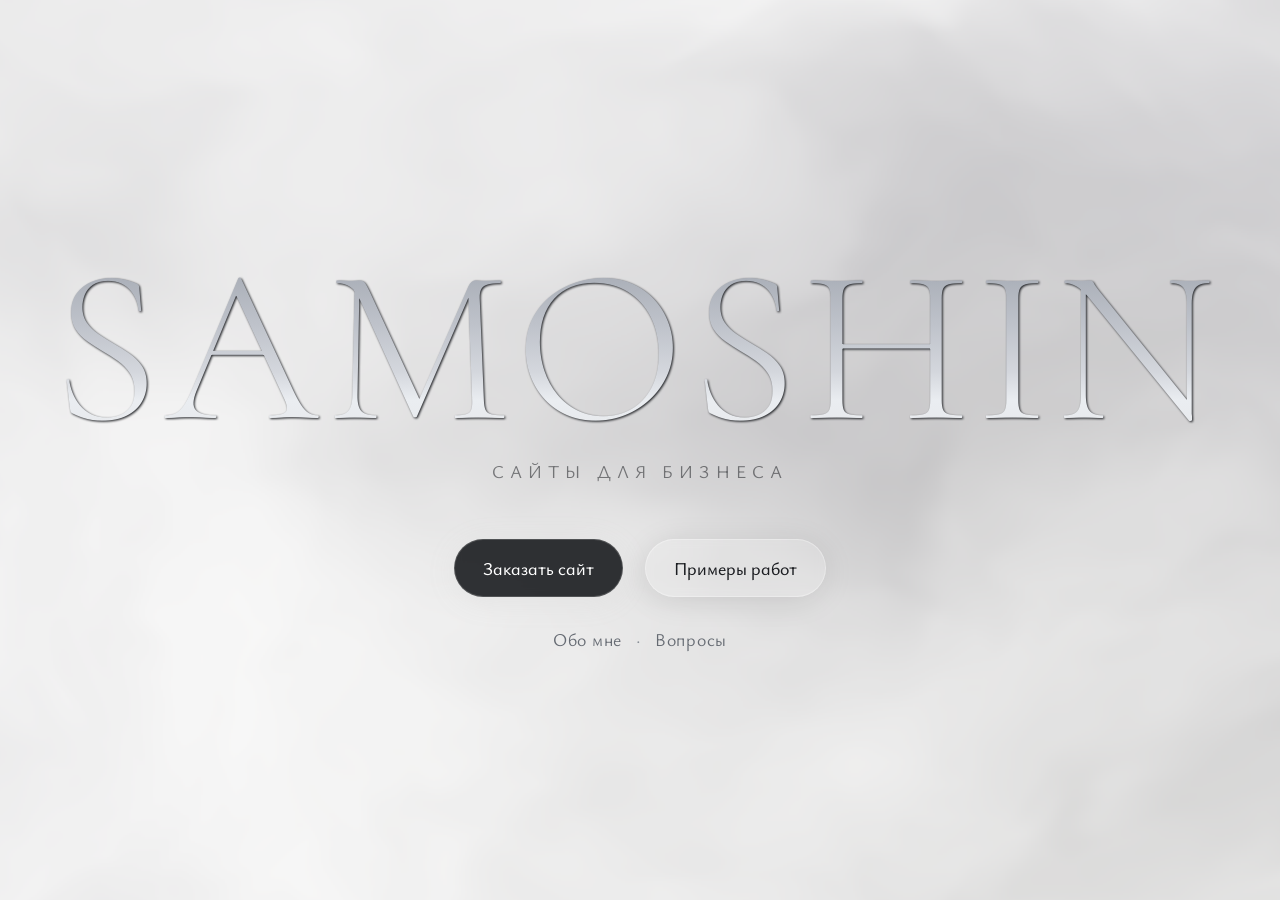
<file: index.html>
<!DOCTYPE html>
<html lang="ru" data-page="home">
<head>
<meta charset="utf-8">
<meta name="viewport" content="width=device-width, initial-scale=1, viewport-fit=cover">
<title>SAMOSHIN — сайты для бизнеса</title>
<meta name="description" content="Разработка сайтов для бизнеса: лендинги, визитки, корпоративные сайты, интернет-магазины. Прозрачный процесс: план работ с этапами и ценами до начала работы.">
<meta name="theme-color" content="#F2F3F5">
<link rel="canonical" href="https://samoshin.ru/">
<!-- Open Graph / Twitter — превью при репосте в соцсети. og:image заменить на реальную картинку 1200×630. -->
<meta property="og:type" content="website">
<meta property="og:site_name" content="SAMOSHIN">
<meta property="og:locale" content="ru_RU">
<meta property="og:title" content="SAMOSHIN — сайты для бизнеса">
<meta property="og:description" content="Разработка сайтов для бизнеса: лендинги, визитки, корпоративные сайты, магазины. Прозрачный процесс: план работ с этапами и ценами до начала.">
<meta property="og:url" content="https://samoshin.ru/">
<meta property="og:image" content="https://samoshin.ru/og-default.png">
<meta name="twitter:card" content="summary_large_image">
<meta name="twitter:title" content="SAMOSHIN — сайты для бизнеса">
<meta name="twitter:description" content="Сайты для бизнеса с прозрачным процессом: план с этапами и ценами до начала работы.">
<meta name="twitter:image" content="https://samoshin.ru/og-default.png">
<script type="application/ld+json">
{
  "@context": "https://schema.org",
  "@type": "ProfessionalService",
  "name": "SAMOSHIN",
  "description": "Разработка сайтов для бизнеса: лендинги, визитки, корпоративные сайты, интернет-магазины.",
  "url": "https://samoshin.ru/",
  "email": "hello@samoshin.ru",
  "areaServed": "RU",
  "priceRange": "$$",
  "founder": { "@type": "Person", "name": "Евгений Самошин" },
  "makesOffer": [
    { "@type": "Offer", "itemOffered": { "@type": "Service", "name": "Лендинг" } },
    { "@type": "Offer", "itemOffered": { "@type": "Service", "name": "Сайт-визитка" } },
    { "@type": "Offer", "itemOffered": { "@type": "Service", "name": "Корпоративный сайт" } },
    { "@type": "Offer", "itemOffered": { "@type": "Service", "name": "Интернет-магазин" } }
  ]
}
</script>
<link rel="preconnect" href="https://fonts.googleapis.com">
<link rel="preconnect" href="https://fonts.gstatic.com" crossorigin>
<link href="https://fonts.googleapis.com/css2?family=Cormorant+Garamond:ital,wght@0,300;0,400;0,500;1,300;1,400&family=Ysabeau+Infant:wght@100..700&display=swap" rel="stylesheet">
<link rel="stylesheet" href="css/style.css">
</head>
<body>

<!-- Персистентный фон-дым (Vanta.FOG). Живёт вне #page — не пересоздаётся при навигации. -->
<div class="smoke" id="smoke" aria-hidden="true"></div>

<!-- #page — единственное, что подменяет роутер (display:contents, вне потока). -->
<div id="page" class="page" data-page="home">
<main class="stage">

  <!-- ═══════════════ СТАРТ ═══════════════ -->
  <section class="screen screen--start">
    <div class="start start--first">
      <h1 class="start__logo">SAMOSHIN</h1>
      <p class="start__tagline">Сайты для бизнеса</p>
      <div class="start__actions">
        <a class="btn btn--primary" href="brief.html">Заказать сайт</a>
        <a class="btn" href="primery.html">Примеры работ</a>
      </div>
      <!-- Тонкие двери в контент-слой: тихие, не спорят с двумя кнопками. Дают краулеру внутренние ссылки. -->
      <nav class="start__doors" aria-label="О специалисте и вопросах">
        <a class="start__door" href="o-mne.html">Обо мне</a>
        <span class="start__sep" aria-hidden="true">·</span>
        <a class="start__door" href="voprosy.html">Вопросы</a>
      </nav>
    </div>
  </section>

</main>
</div><!-- /#page -->

<!-- Персистентный шелл: дым + роутер. Один набор на все страницы; при мягкой навигации не перезапускается. -->
<script src="js/fog.js"></script>
<script src="js/smoke.js"></script>
<script src="js/smoke-bg.js"></script>
<script src="js/pages.js"></script>
<script src="js/nav.js"></script>
</body>
</html>
</file>
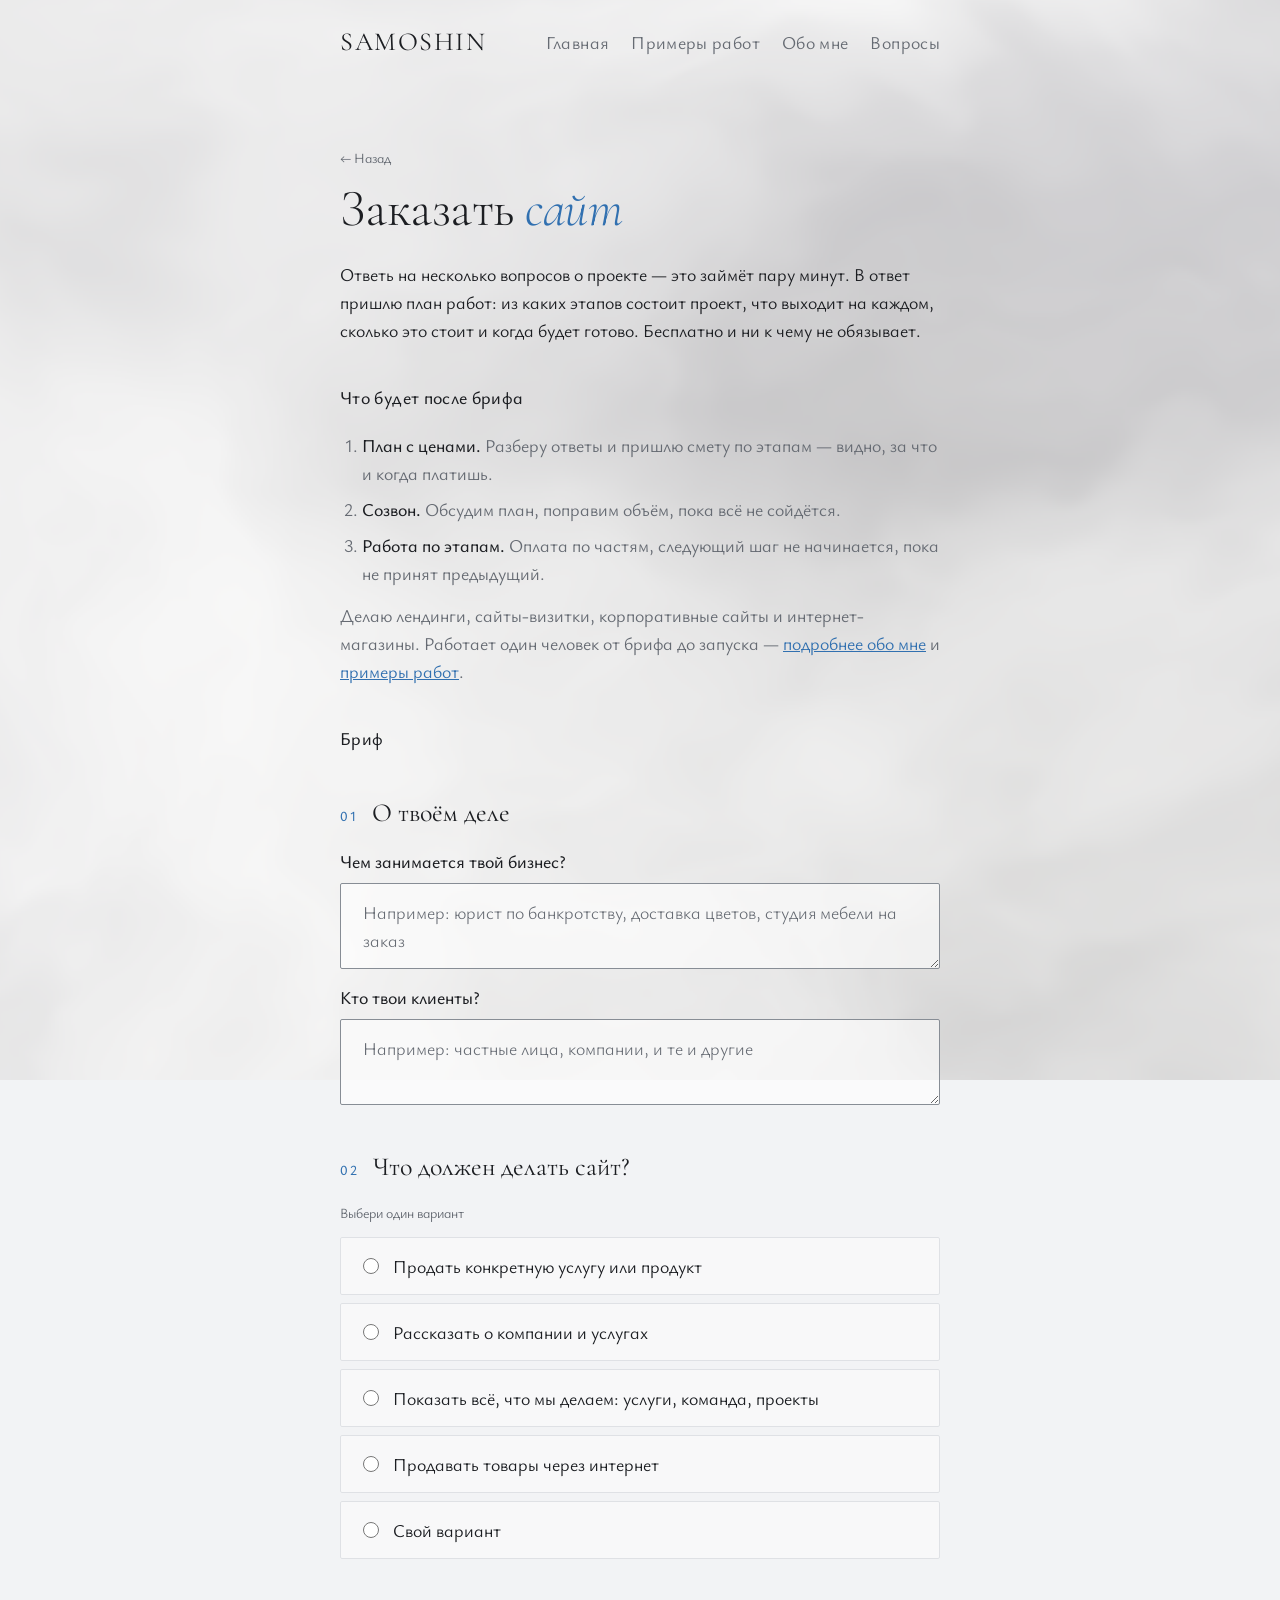
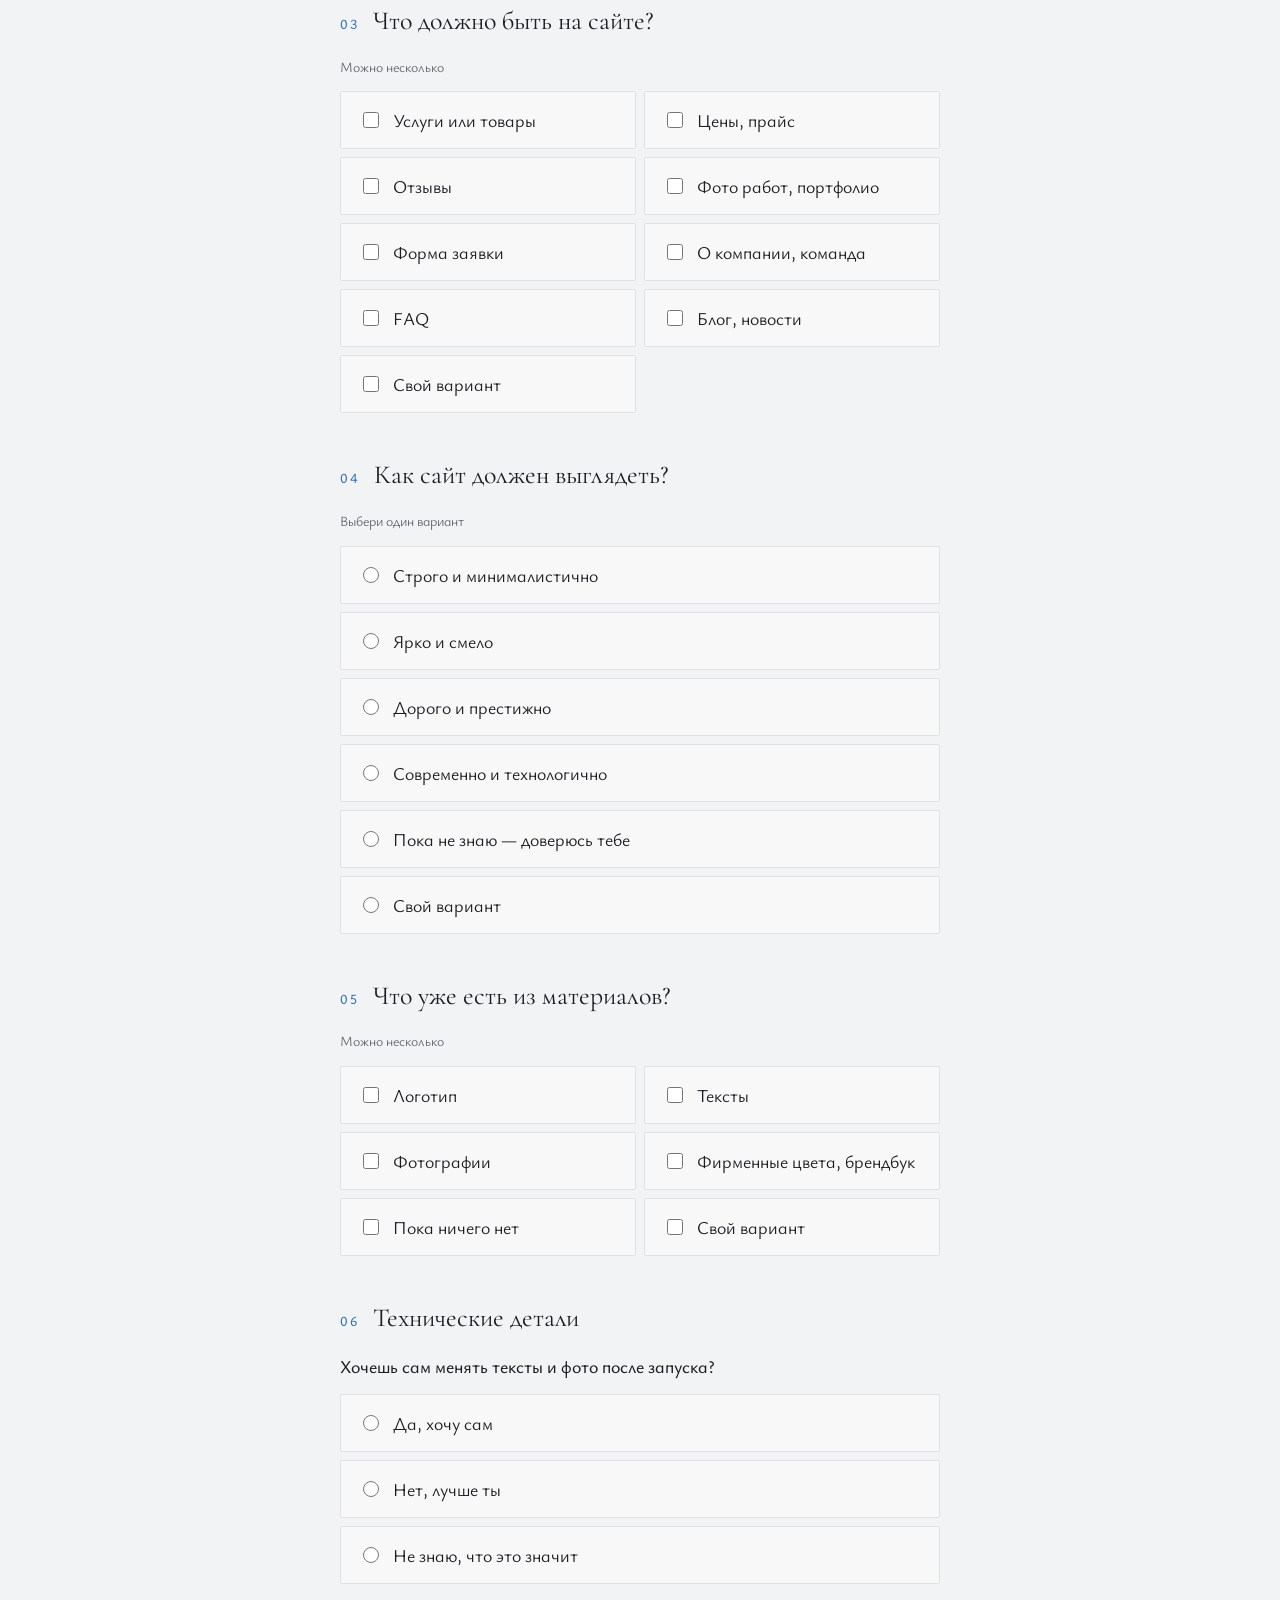
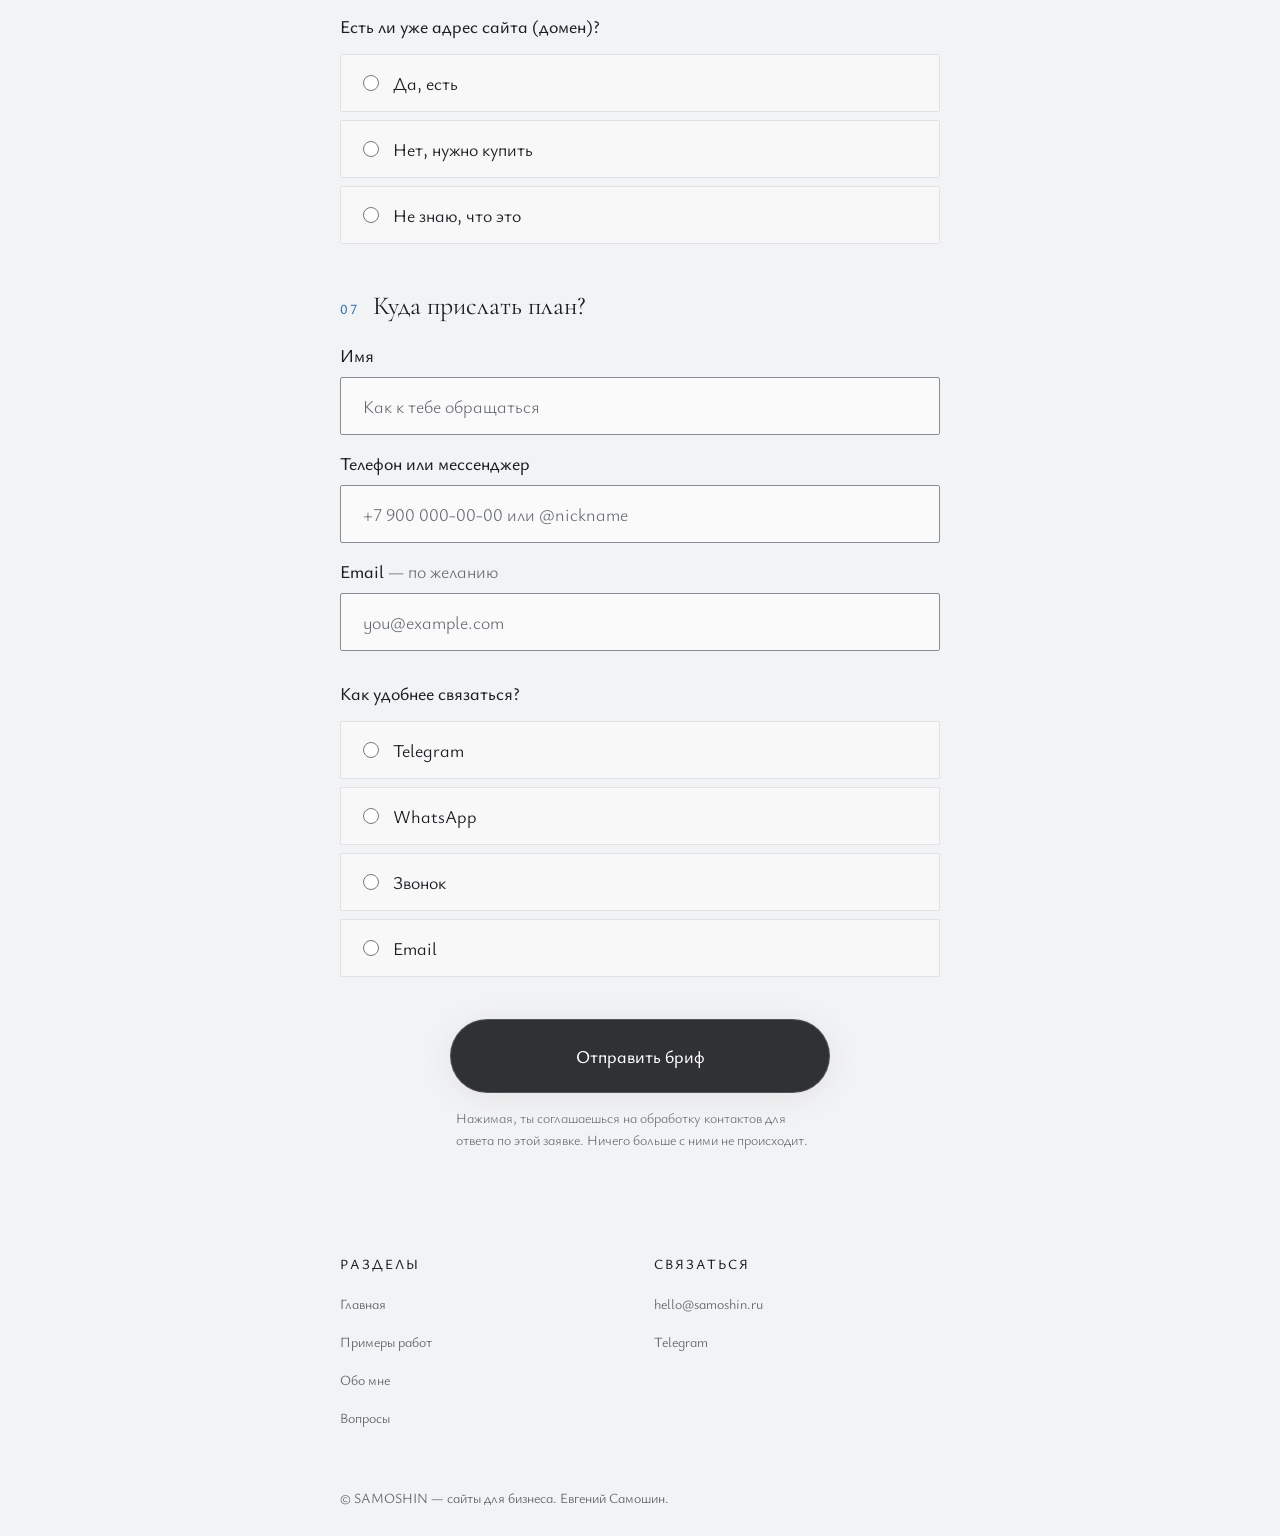
<file: brief.html>
<!DOCTYPE html>
<html lang="ru" data-page="brief">
<head>
<meta charset="utf-8">
<meta name="viewport" content="width=device-width, initial-scale=1">
<title>Заказать сайт — бриф на разработку | SAMOSHIN</title>
<meta name="description" content="Закажите разработку сайта: заполните бриф за пару минут и получите план работ с этапами, сроками и ценами. Бесплатно и ни к чему не обязывает.">
<meta name="theme-color" content="#F2F3F5">
<link rel="canonical" href="https://samoshin.ru/brief.html">
<meta property="og:type" content="website">
<meta property="og:site_name" content="SAMOSHIN">
<meta property="og:locale" content="ru_RU">
<meta property="og:title" content="Заказать сайт — бриф на разработку">
<meta property="og:description" content="Заполните бриф за пару минут — пришлю план работ с этапами, сроками и ценами. Бесплатно.">
<meta property="og:url" content="https://samoshin.ru/brief.html">
<meta property="og:image" content="https://samoshin.ru/og-default.png">
<meta name="twitter:card" content="summary_large_image">
<script type="application/ld+json">
{
  "@context": "https://schema.org",
  "@type": "ContactPage",
  "name": "Заказать сайт — бриф на разработку",
  "url": "https://samoshin.ru/brief.html",
  "description": "Бриф на разработку сайта: несколько вопросов о проекте, в ответ — план работ с этапами и ценами.",
  "isPartOf": { "@type": "WebSite", "name": "SAMOSHIN", "url": "https://samoshin.ru/" },
  "provider": { "@type": "ProfessionalService", "name": "SAMOSHIN", "url": "https://samoshin.ru/" }
}
</script>
<script type="application/ld+json">
{
  "@context": "https://schema.org",
  "@type": "BreadcrumbList",
  "itemListElement": [
    { "@type": "ListItem", "position": 1, "name": "Главная", "item": "https://samoshin.ru/" },
    { "@type": "ListItem", "position": 2, "name": "Заказать сайт", "item": "https://samoshin.ru/brief.html" }
  ]
}
</script>
<link rel="preconnect" href="https://fonts.googleapis.com">
<link rel="preconnect" href="https://fonts.gstatic.com" crossorigin>
<link href="https://fonts.googleapis.com/css2?family=Cormorant+Garamond:ital,wght@0,300;0,400;0,500;1,300;1,400&family=Ysabeau+Infant:wght@100..700&display=swap" rel="stylesheet">
<link rel="stylesheet" href="css/style.css">
</head>
<body>

<!-- Персистентный фон-дым (Vanta.FOG). Живёт вне #page. -->
<div class="smoke" id="smoke" aria-hidden="true"></div>

<div id="page" class="page" data-page="brief">
<header class="site-head">
  <a class="site-head__logo" href="index.html">SAMOSHIN</a>
  <nav aria-label="Основная навигация">
    <ul class="site-head__list" role="list">
      <li><a class="site-head__link" href="index.html">Главная</a></li>
      <li><a class="site-head__link" href="primery.html">Примеры работ</a></li>
      <li><a class="site-head__link" href="o-mne.html">Обо мне</a></li>
      <li><a class="site-head__link" href="voprosy.html">Вопросы</a></li>
    </ul>
  </nav>
</header>

<main class="wrap brief content" id="brief-main">
  <button class="back" id="brief-back" type="button">← Назад</button>

  <header class="page-head">
    <h1 class="display display--page">Заказать <em class="display__accent">сайт</em></h1>
    <p class="lede page-head__intro">Ответь на несколько вопросов о проекте — это займёт пару минут. В ответ пришлю
      план работ: из каких этапов состоит проект, что выходит на каждом, сколько это стоит и когда
      будет готово. Бесплатно и ни к чему не обязывает.</p>
  </header>

  <section class="chapter content__chapter">
    <h2 class="subhead subhead--wide">Что будет после брифа</h2>
    <ol class="brief__steps chapter__intro">
      <li class="brief__step"><b class="brief__step-name">План с ценами.</b> Разберу ответы и пришлю смету по этапам — видно, за что и когда платишь.</li>
      <li class="brief__step"><b class="brief__step-name">Созвон.</b> Обсудим план, поправим объём, пока всё не сойдётся.</li>
      <li class="brief__step"><b class="brief__step-name">Работа по этапам.</b> Оплата по частям, следующий шаг не начинается, пока не принят предыдущий.</li>
    </ol>
    <p class="note chapter__item">Делаю лендинги, сайты-визитки, корпоративные сайты и интернет-магазины.
      Работает один человек от брифа до запуска — <a class="link" href="o-mne.html">подробнее обо мне</a> и
      <a class="link" href="primery.html">примеры работ</a>.</p>
  </section>

  <section class="chapter content__chapter">
    <h2 class="subhead subhead--wide">Бриф</h2>
        <form class="form chapter__major" id="brief-form" novalidate>

          <fieldset class="step" data-step="1">
            <legend class="step__legend"><span class="step__num">01</span> О твоём деле</legend>
            <label class="field">
              <span class="q">Чем занимается твой бизнес?</span>
              <textarea class="input" name="business" rows="2" required placeholder="Например: юрист по банкротству, доставка цветов, студия мебели на заказ"></textarea>
            </label>
            <label class="field">
              <span class="q">Кто твои клиенты?</span>
              <textarea class="input" name="clients" rows="2" required placeholder="Например: частные лица, компании, и те и другие"></textarea>
            </label>
          </fieldset>

          <fieldset class="step" data-step="2" data-required="one">
            <legend class="step__legend"><span class="step__num">02</span> Что должен делать сайт?</legend>
            <p class="hint">Выбери один вариант</p>
            <div class="opts">
              <label class="opt"><input class="opt__input" type="radio" name="goal" value="Продать конкретную услугу или продукт"><span>Продать конкретную услугу или продукт</span></label>
              <label class="opt"><input class="opt__input" type="radio" name="goal" value="Рассказать о компании и услугах"><span>Рассказать о компании и услугах</span></label>
              <label class="opt"><input class="opt__input" type="radio" name="goal" value="Показать всё, что мы делаем: услуги, команда, проекты"><span>Показать всё, что мы делаем: услуги, команда, проекты</span></label>
              <label class="opt"><input class="opt__input" type="radio" name="goal" value="Продавать товары через интернет"><span>Продавать товары через интернет</span></label>
              <label class="opt opt--own"><input class="opt__input" type="radio" name="goal" value="__own"><span>Свой вариант</span></label>
            </div>
            <input class="input input--own" type="text" name="goal_own" placeholder="Свой вариант" hidden>
          </fieldset>

          <fieldset class="step" data-step="3" data-required="many">
            <legend class="step__legend"><span class="step__num">03</span> Что должно быть на сайте?</legend>
            <p class="hint">Можно несколько</p>
            <div class="opts opts--grid">
              <label class="opt"><input class="opt__input" type="checkbox" name="blocks" value="Услуги или товары"><span>Услуги или товары</span></label>
              <label class="opt"><input class="opt__input" type="checkbox" name="blocks" value="Цены, прайс"><span>Цены, прайс</span></label>
              <label class="opt"><input class="opt__input" type="checkbox" name="blocks" value="Отзывы"><span>Отзывы</span></label>
              <label class="opt"><input class="opt__input" type="checkbox" name="blocks" value="Фото работ, портфолио"><span>Фото работ, портфолио</span></label>
              <label class="opt"><input class="opt__input" type="checkbox" name="blocks" value="Форма заявки"><span>Форма заявки</span></label>
              <label class="opt"><input class="opt__input" type="checkbox" name="blocks" value="О компании, команда"><span>О компании, команда</span></label>
              <label class="opt"><input class="opt__input" type="checkbox" name="blocks" value="FAQ"><span>FAQ</span></label>
              <label class="opt"><input class="opt__input" type="checkbox" name="blocks" value="Блог, новости"><span>Блог, новости</span></label>
              <label class="opt opt--own"><input class="opt__input" type="checkbox" name="blocks" value="__own"><span>Свой вариант</span></label>
            </div>
            <input class="input input--own" type="text" name="blocks_own" placeholder="Свой вариант" hidden>
          </fieldset>

          <fieldset class="step" data-step="4" data-required="one">
            <legend class="step__legend"><span class="step__num">04</span> Как сайт должен выглядеть?</legend>
            <p class="hint">Выбери один вариант</p>
            <div class="opts">
              <label class="opt"><input class="opt__input" type="radio" name="style" value="Строго и минималистично"><span>Строго и минималистично</span></label>
              <label class="opt"><input class="opt__input" type="radio" name="style" value="Ярко и смело"><span>Ярко и смело</span></label>
              <label class="opt"><input class="opt__input" type="radio" name="style" value="Дорого и престижно"><span>Дорого и престижно</span></label>
              <label class="opt"><input class="opt__input" type="radio" name="style" value="Современно и технологично"><span>Современно и технологично</span></label>
              <label class="opt"><input class="opt__input" type="radio" name="style" value="Пока не знаю — доверюсь тебе"><span>Пока не знаю — доверюсь тебе</span></label>
              <label class="opt opt--own"><input class="opt__input" type="radio" name="style" value="__own"><span>Свой вариант</span></label>
            </div>
            <input class="input input--own" type="text" name="style_own" placeholder="Свой вариант" hidden>
          </fieldset>

          <fieldset class="step" data-step="5" data-required="many">
            <legend class="step__legend"><span class="step__num">05</span> Что уже есть из материалов?</legend>
            <p class="hint">Можно несколько</p>
            <div class="opts opts--grid">
              <label class="opt"><input class="opt__input" type="checkbox" name="assets" value="Логотип"><span>Логотип</span></label>
              <label class="opt"><input class="opt__input" type="checkbox" name="assets" value="Тексты"><span>Тексты</span></label>
              <label class="opt"><input class="opt__input" type="checkbox" name="assets" value="Фотографии"><span>Фотографии</span></label>
              <label class="opt"><input class="opt__input" type="checkbox" name="assets" value="Фирменные цвета, брендбук"><span>Фирменные цвета, брендбук</span></label>
              <label class="opt"><input class="opt__input" type="checkbox" name="assets" value="Пока ничего нет"><span>Пока ничего нет</span></label>
              <label class="opt opt--own"><input class="opt__input" type="checkbox" name="assets" value="__own"><span>Свой вариант</span></label>
            </div>
            <input class="input input--own" type="text" name="assets_own" placeholder="Свой вариант" hidden>
          </fieldset>

          <fieldset class="step" data-step="6" data-required="one:cms one:domain">
            <legend class="step__legend"><span class="step__num">06</span> Технические детали</legend>
            <p class="q" id="q-cms">Хочешь сам менять тексты и фото после запуска?</p>
            <div class="opts" role="radiogroup" aria-labelledby="q-cms">
              <label class="opt"><input class="opt__input" type="radio" name="cms" value="Да, хочу сам"><span>Да, хочу сам</span></label>
              <label class="opt"><input class="opt__input" type="radio" name="cms" value="Нет, лучше ты"><span>Нет, лучше ты</span></label>
              <label class="opt"><input class="opt__input" type="radio" name="cms" value="Не знаю, что это значит"><span>Не знаю, что это значит</span></label>
            </div>
            <p class="q q--gap" id="q-domain">Есть ли уже адрес сайта (домен)?</p>
            <div class="opts" role="radiogroup" aria-labelledby="q-domain">
              <label class="opt"><input class="opt__input" type="radio" name="domain" value="Да, есть"><span>Да, есть</span></label>
              <label class="opt"><input class="opt__input" type="radio" name="domain" value="Нет, нужно купить"><span>Нет, нужно купить</span></label>
              <label class="opt"><input class="opt__input" type="radio" name="domain" value="Не знаю, что это"><span>Не знаю, что это</span></label>
            </div>
          </fieldset>

          <fieldset class="step" data-step="7" data-required="one:contact_way">
            <legend class="step__legend"><span class="step__num">07</span> Куда прислать план?</legend>
            <label class="field">
              <span class="q">Имя</span>
              <input class="input" type="text" name="name" required autocomplete="name" placeholder="Как к тебе обращаться">
            </label>
            <label class="field">
              <span class="q">Телефон или мессенджер</span>
              <input class="input" type="text" name="phone" required autocomplete="tel" inputmode="tel" placeholder="+7 900 000-00-00 или @nickname">
            </label>
            <label class="field">
              <span class="q">Email <span class="q__mark">— по желанию</span></span>
              <input class="input" type="email" name="email" autocomplete="email" placeholder="you@example.com">
            </label>
            <p class="q q--gap" id="q-way">Как удобнее связаться?</p>
            <div class="opts" role="radiogroup" aria-labelledby="q-way">
              <label class="opt"><input class="opt__input" type="radio" name="contact_way" value="Telegram"><span>Telegram</span></label>
              <label class="opt"><input class="opt__input" type="radio" name="contact_way" value="WhatsApp"><span>WhatsApp</span></label>
              <label class="opt"><input class="opt__input" type="radio" name="contact_way" value="Звонок"><span>Звонок</span></label>
              <label class="opt"><input class="opt__input" type="radio" name="contact_way" value="Email"><span>Email</span></label>
            </div>
          </fieldset>

          <div class="form__foot">
            <p class="form__error" id="form-error" role="alert" hidden></p>
            <button class="btn btn--primary btn--wide" type="submit">Отправить бриф</button>
            <p class="form__note">Нажимая, ты соглашаешься на обработку контактов для ответа по этой заявке. Ничего больше с ними не происходит.</p>
          </div>
        </form>
  </section>
</main>

<!-- Подтверждение — состояние этой же страницы, без отдельного URL. -->
<section class="wrap done" id="brief-done" hidden>
  <h2 class="display display--section">Бриф <em class="display__accent">получен</em></h2>
  <p class="lede done__text">Изучу и вернусь с планом работ в течение суток.</p>
  <div class="done__actions">
    <button class="btn" id="done-download" type="button">Скачать копию брифа</button>
    <a class="btn btn--ghost" href="index.html">На главную</a>
  </div>
</section>

<footer class="site-foot">
  <div class="site-foot__cols">
    <nav aria-label="Разделы сайта">
      <h3 class="site-foot__title">Разделы</h3>
      <ul class="site-foot__list" role="list">
        <li><a class="site-foot__link" href="index.html">Главная</a></li>
        <li><a class="site-foot__link" href="primery.html">Примеры работ</a></li>
        <li><a class="site-foot__link" href="o-mne.html">Обо мне</a></li>
        <li><a class="site-foot__link" href="voprosy.html">Вопросы</a></li>
      </ul>
    </nav>
    <div>
      <h3 class="site-foot__title">Связаться</h3>
      <ul class="site-foot__list" role="list">
        <li><a class="site-foot__link" href="mailto:hello@samoshin.ru">hello@samoshin.ru</a></li>
        <!-- REPLACE: реальные ссылки на соцсети -->
        <li><a class="site-foot__link" href="https://t.me/USERNAME" rel="me">Telegram</a></li>
      </ul>
    </div>
  </div>
  <p class="site-foot__note">© SAMOSHIN — сайты для бизнеса. Евгений Самошин.</p>
</footer>
</div><!-- /#page -->

<!-- Персистентный шелл: дым + роутер. -->
<script src="js/fog.js"></script>
<script src="js/smoke.js"></script>
<script src="js/smoke-bg.js"></script>
<script src="js/pages.js"></script>
<script src="js/nav.js"></script>

</body>
</html>
</file>
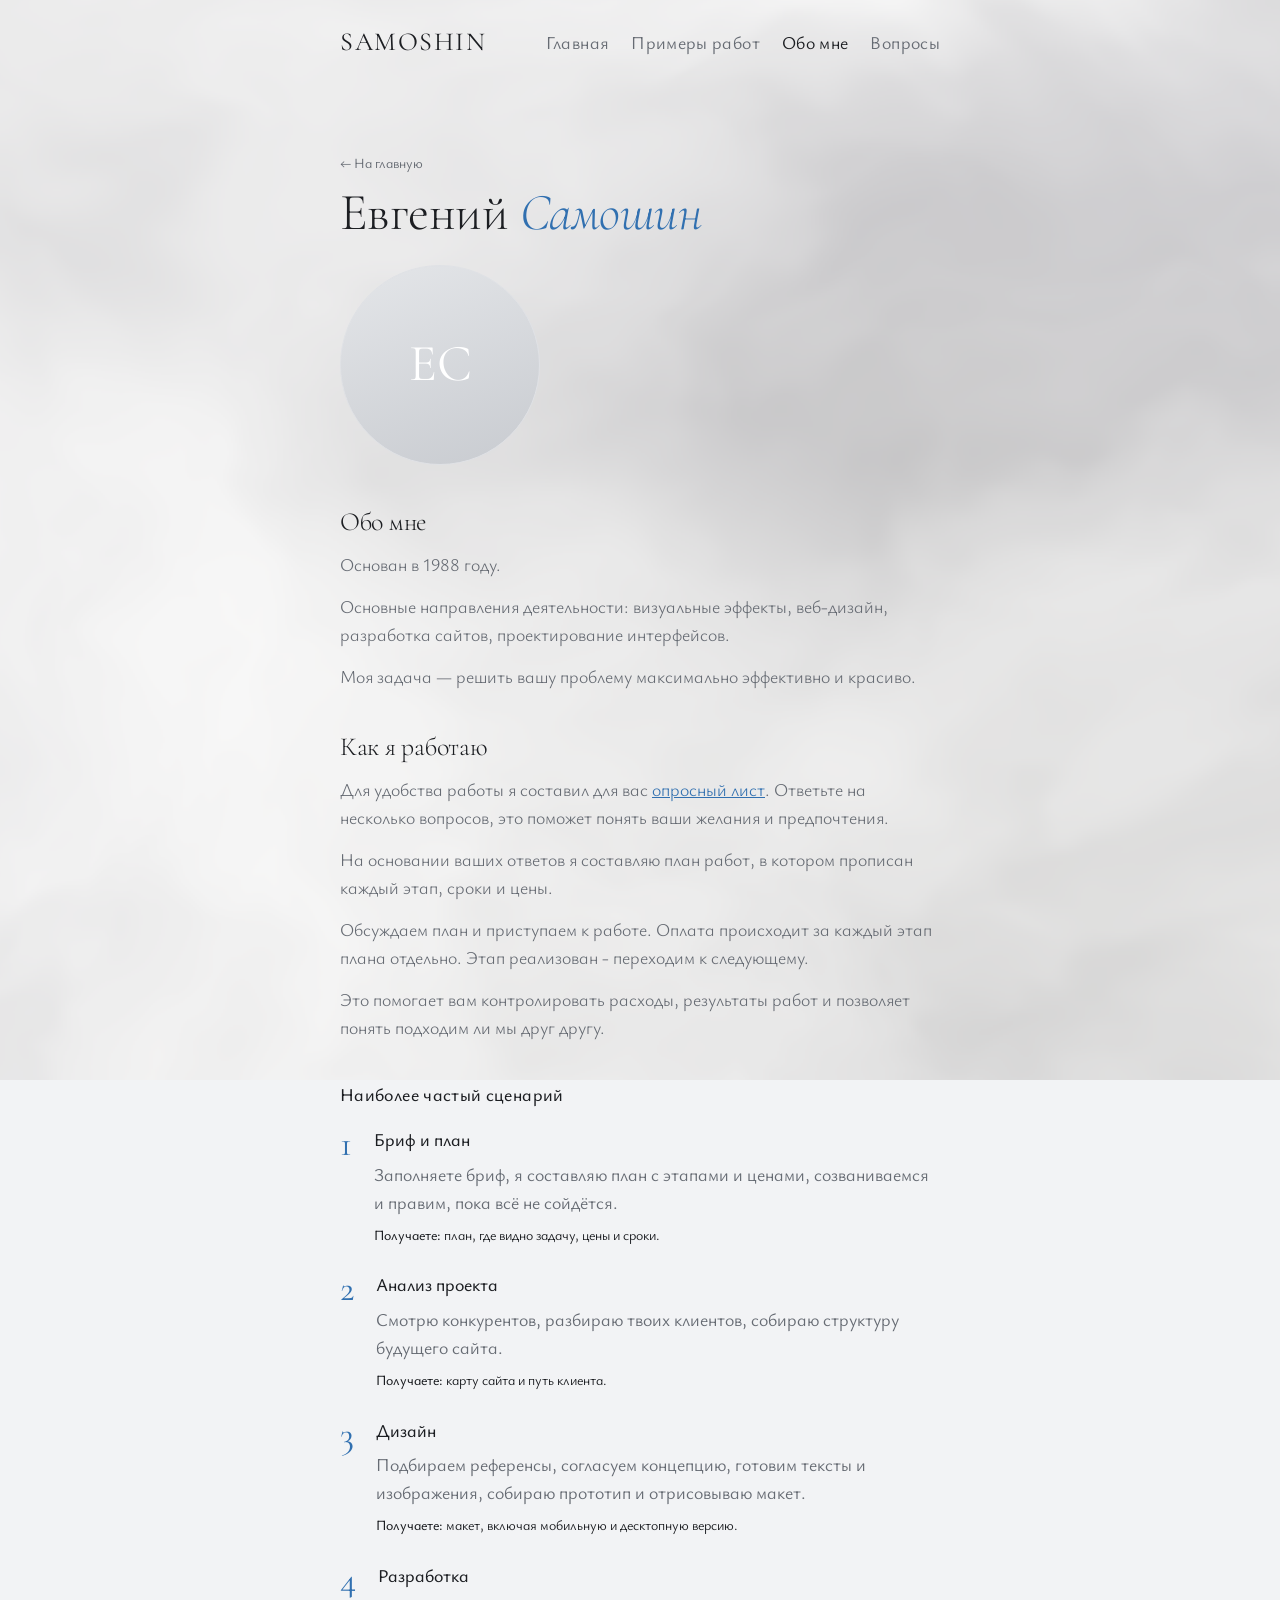
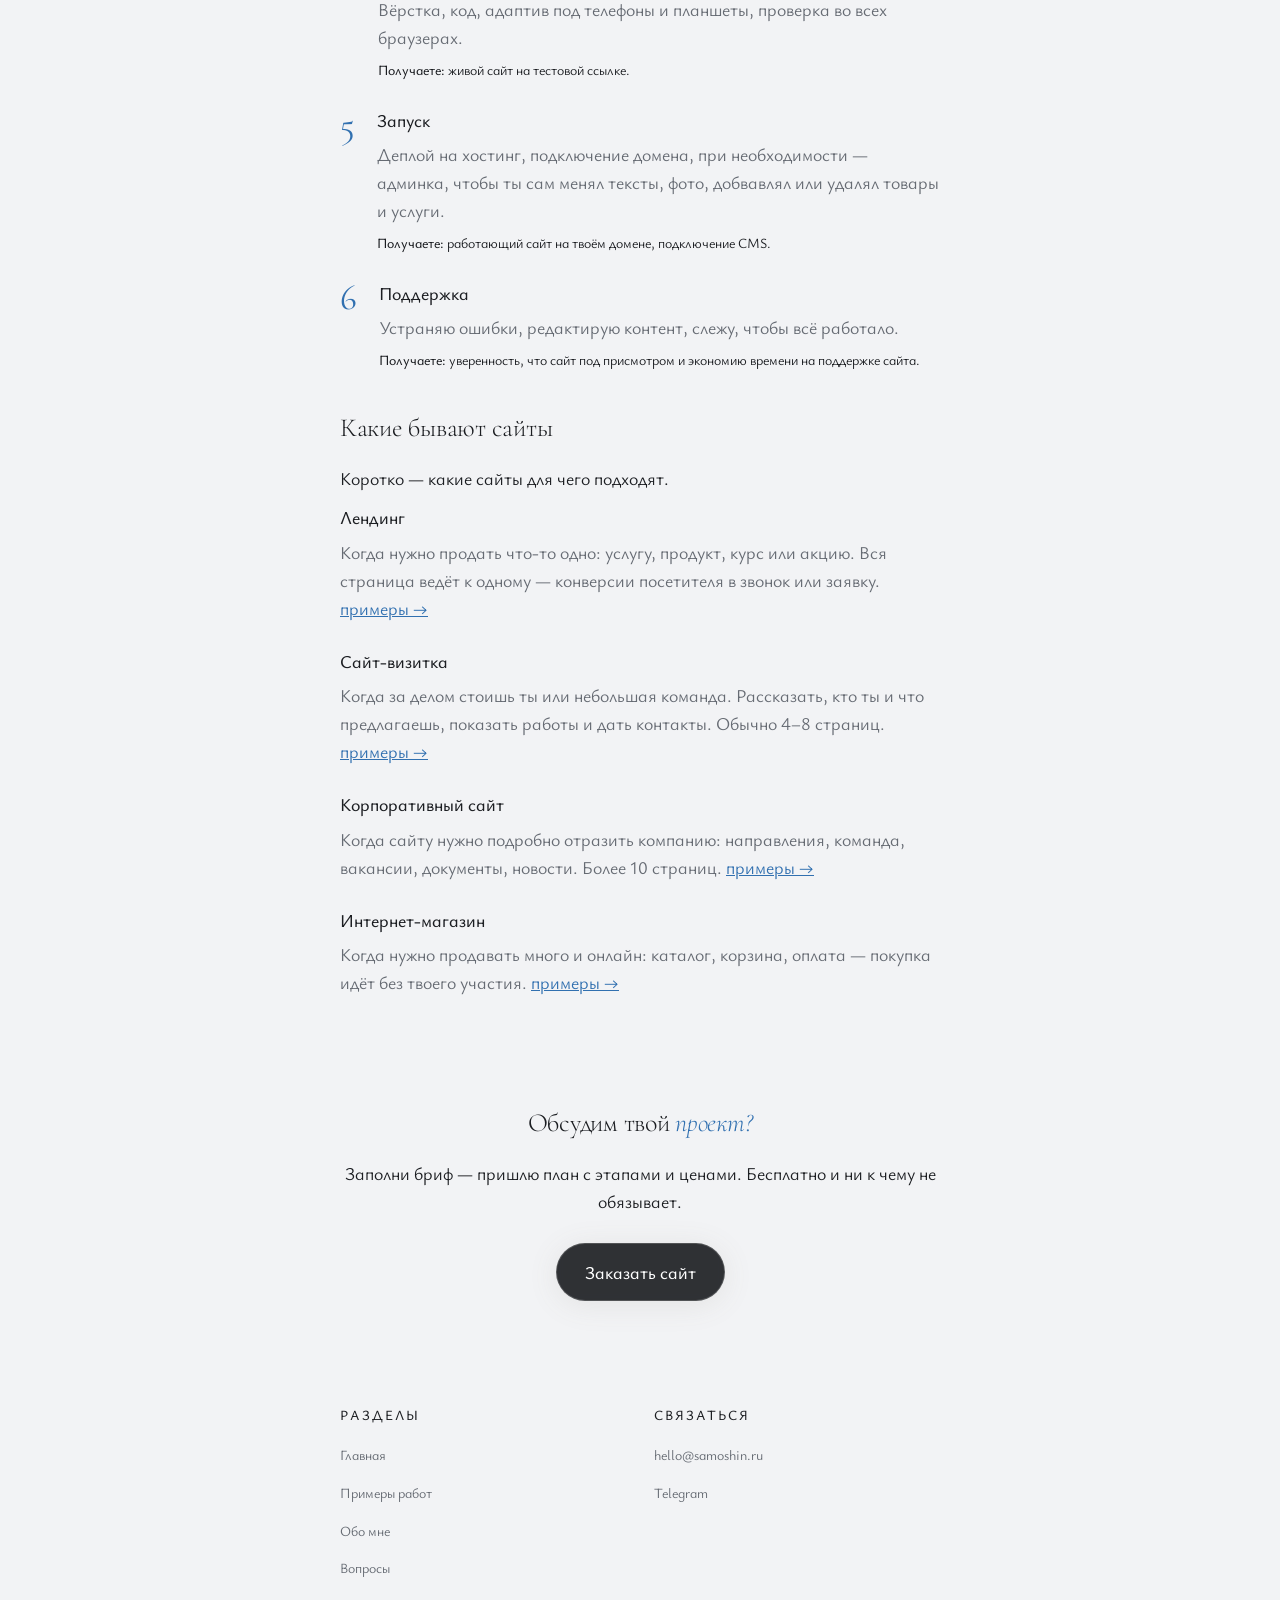
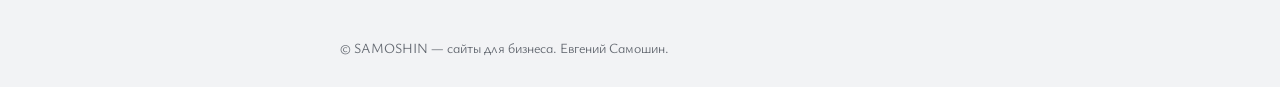
<file: o-mne.html>
<!DOCTYPE html>
<html lang="ru" data-page="about">

<head>
  <meta charset="utf-8">
  <meta name="viewport" content="width=device-width, initial-scale=1">
  <title>Обо мне — Евгений Самошин, разработчик сайтов | SAMOSHIN</title>
  <meta name="description"
    content="Евгений Самошин — делаю сайты для бизнеса в одиночку, без агентства и конвейера. Прозрачный процесс из шести фаз: план с этапами и ценами до начала, оплата по этапам.">
  <meta name="theme-color" content="#F2F3F5">
  <link rel="canonical" href="https://samoshin.ru/o-mne.html">
  <meta property="og:type" content="profile">
  <meta property="og:site_name" content="SAMOSHIN">
  <meta property="og:locale" content="ru_RU">
  <meta property="og:title" content="Обо мне — Евгений Самошин, разработчик сайтов">
  <meta property="og:description"
    content="Делаю сайты для бизнеса в одиночку: прозрачный процесс, оплата по этапам, на связи всё время один человек.">
  <meta property="og:url" content="https://samoshin.ru/o-mne.html">
  <meta property="og:image" content="https://samoshin.ru/og-default.png">
  <meta name="twitter:card" content="summary_large_image">
  <!-- REPLACE: sameAs — вставить реальные URL профилей соцсетей владельца -->
  <script type="application/ld+json">
{
  "@context": "https://schema.org",
  "@type": "Person",
  "name": "Евгений Самошин",
  "jobTitle": "Веб-разработчик",
  "url": "https://samoshin.ru/o-mne.html",
  "email": "hello@samoshin.ru",
  "brand": { "@type": "Brand", "name": "SAMOSHIN" },
  "knowsAbout": ["Разработка сайтов", "Лендинги", "Корпоративные сайты", "Интернет-магазины", "Веб-дизайн"]
}
</script>
  <script type="application/ld+json">
{
  "@context": "https://schema.org",
  "@type": "BreadcrumbList",
  "itemListElement": [
    { "@type": "ListItem", "position": 1, "name": "Главная", "item": "https://samoshin.ru/" },
    { "@type": "ListItem", "position": 2, "name": "Обо мне", "item": "https://samoshin.ru/o-mne.html" }
  ]
}
</script>
  <link rel="preconnect" href="https://fonts.googleapis.com">
  <link rel="preconnect" href="https://fonts.gstatic.com" crossorigin>
  <link
    href="https://fonts.googleapis.com/css2?family=Cormorant+Garamond:ital,wght@0,400;0,500;1,400&family=Ysabeau+Infant:wght@100..700&display=swap"
    rel="stylesheet">
  <link rel="stylesheet" href="css/style.css">
</head>

<body>

  <!-- Персистентный фон-дым (Vanta.FOG). Живёт вне #page. -->
  <div class="smoke" id="smoke" aria-hidden="true"></div>

  <div id="page" class="page" data-page="about">
    <header class="site-head">
      <a class="site-head__logo" href="index.html">SAMOSHIN</a>
      <nav aria-label="Основная навигация">
        <ul class="site-head__list" role="list">
          <li><a class="site-head__link" href="index.html">Главная</a></li>
          <li><a class="site-head__link" href="primery.html">Примеры работ</a></li>
          <li><a class="site-head__link" href="o-mne.html" aria-current="page">Обо мне</a></li>
          <li><a class="site-head__link" href="voprosy.html">Вопросы</a></li>
        </ul>
      </nav>
    </header>

    <main class="wrap section content">
      <a class="back" href="index.html">← На главную</a>

      <header class="page-head">
        <h1 class="display display--page">Евгений <em class="display__accent">Самошин</em></h1>
        <!-- REPLACE: когда будет фото 1:1 — заменить этот div на
         <img class="portrait" src="foto.jpg" alt="Евгений Самошин, веб-разработчик" width="200" height="200"> -->
        <div class="portrait page-head__intro" role="img" aria-label="Евгений Самошин"
          style="display:grid;place-items:center;font-family:var(--display);font-size:var(--fs-4);color:#fff">ЕС</div>
      </header>

      <section class="chapter content__chapter">
        <h2 class="display display--section">Обо мне</h2>
        <p class="copy chapter__item">Основан в 1988 году.</p>
        <p class="copy chapter__item">Основные направления деятельности: визуальные эффекты, веб-дизайн, разработка
          сайтов,
          проектирование интерфейсов.</p>
        <p class="copy chapter__item">Моя задача — решить вашу проблему максимально эффективно и красиво.</p>
      </section>

      <section class="chapter content__chapter">
        <h2 class="display display--section" id="kak-rabotayu">Как я работаю</h2>
        <p class="copy chapter__item">Для удобства работы я составил для вас <a class="link" href="brief.html">опросный
            лист</a>.
          Ответьте на несколько вопросов, это поможет понять ваши желания и предпочтения.
        </p>
        <p class="copy chapter__item">На основании ваших ответов я составляю план работ, в котором прописан каждый этап,
          сроки и цены.</p>
        <p class="copy chapter__item">Обсуждаем план и приступаем к работе. Оплата происходит за каждый этап плана
          отдельно.
          Этап реализован - переходим к следующему.</p>
        <p class="copy chapter__item"> Это помогает вам контролировать расходы, результаты работ и позволяет понять
          подходим ли мы друг другу.
        </p>

        <section class="chapter chapter__major">
          <h3 class="subhead subhead--wide">Наиболее частый сценарий</h3>
          <!-- Номер фазы — тот же порядковый номер, что у <li>: для скринридера он дубль, поэтому скрыт. -->
          <ol class="phases chapter__intro" role="list">
            <li class="phase">
              <div class="phase__num" aria-hidden="true">1</div>
              <div class="phase__body">
                <h4 class="subhead">Бриф и план</h4>
                <p class="phase__text">Заполняете бриф, я составляю план с этапами и ценами, созваниваемся и правим,
                  пока всё не сойдётся.</p>
                <p class="phase__got"><b class="phase__got-name">Получаете:</b> план, где видно задачу, цены и сроки.
                </p>
              </div>
            </li>
            <li class="phase">
              <div class="phase__num" aria-hidden="true">2</div>
              <div class="phase__body">
                <h4 class="subhead">Анализ проекта</h4>
                <p class="phase__text">Смотрю конкурентов, разбираю твоих клиентов, собираю структуру будущего сайта.
                </p>
                <p class="phase__got"><b class="phase__got-name">Получаете:</b> карту сайта и путь клиента.</p>
              </div>
            </li>
            <li class="phase">
              <div class="phase__num" aria-hidden="true">3</div>
              <div class="phase__body">
                <h4 class="subhead">Дизайн</h4>
                <p class="phase__text">Подбираем референсы, согласуем концепцию, готовим тексты и изображения, собираю
                  прототип и отрисовываю макет.</p>
                <p class="phase__got"><b class="phase__got-name">Получаете:</b> макет, включая мобильную и десктопную
                  версию.</p>
              </div>
            </li>
            <li class="phase">
              <div class="phase__num" aria-hidden="true">4</div>
              <div class="phase__body">
                <h4 class="subhead">Разработка</h4>
                <p class="phase__text">Вёрстка, код, адаптив под телефоны и планшеты, проверка во всех браузерах.</p>
                <p class="phase__got"><b class="phase__got-name">Получаете:</b> живой сайт на тестовой ссылке.</p>
              </div>
            </li>
            <li class="phase">
              <div class="phase__num" aria-hidden="true">5</div>
              <div class="phase__body">
                <h4 class="subhead">Запуск</h4>
                <p class="phase__text">Деплой на хостинг, подключение домена, при необходимости — админка, чтобы ты сам
                  менял тексты, фото, добвавлял или удалял товары и услуги.</p>
                <p class="phase__got"><b class="phase__got-name">Получаете:</b> работающий сайт на твоём домене, подключение CMS.</p>
              </div>
            </li>
            <li class="phase">
              <div class="phase__num" aria-hidden="true">6</div>
              <div class="phase__body">
                <h4 class="subhead">Поддержка</h4>
                <p class="phase__text">Устраняю ошибки, редактирую контент, слежу, чтобы всё работало.</p>
                <p class="phase__got"><b class="phase__got-name">Получаете:</b> уверенность, что сайт под присмотром и экономию времени на поддержке сайта.
                </p>
              </div>
            </li>
          </ol>
        </section>
      </section>

      <section class="chapter content__chapter">
        <h2 class="display display--section">Какие бывают сайты</h2>
        <p class="lede chapter__intro">Коротко — какие сайты для чего подходят.</p>
        <dl class="types chapter__item">
          <dt class="types__term subhead">Лендинг</dt>
          <dd class="types__desc">Когда нужно продать что-то одно: услугу, продукт, курс или акцию. Вся страница ведёт к
            одному — конверсии посетителя в звонок или заявку. <a class="link types__link"
              href="primery.html?f=landing">примеры&nbsp;→</a></dd>
          <dt class="types__term subhead">Сайт-визитка</dt>
          <dd class="types__desc">Когда за делом стоишь ты или небольшая команда. Рассказать, кто ты и что предлагаешь,
            показать работы и дать контакты. Обычно 4–8 страниц. <a class="link types__link"
              href="primery.html?f=card">примеры&nbsp;→</a></dd>
          <dt class="types__term subhead">Корпоративный сайт</dt>
          <dd class="types__desc">Когда сайту нужно подробно отразить компанию: направления, команда, вакансии,
            документы, новости. Более 10 страниц. <a class="link types__link"
              href="primery.html?f=corp">примеры&nbsp;→</a></dd>
          <dt class="types__term subhead">Интернет-магазин</dt>
          <dd class="types__desc">Когда нужно продавать много и онлайн: каталог, корзина, оплата — покупка идёт без
            твоего участия. <a class="link types__link" href="primery.html?f=shop">примеры&nbsp;→</a></dd>
        </dl>
      </section>
    </main>

    <section class="wrap cta">
      <h2 class="display display--section">Обсудим твой <em class="display__accent">проект?</em></h2>
      <p class="lede cta__text">Заполни бриф — пришлю план с этапами и ценами. Бесплатно и ни к чему не обязывает.</p>
      <a class="btn btn--primary cta__btn" href="brief.html">Заказать сайт</a>
    </section>

    <footer class="site-foot">
      <div class="site-foot__cols">
        <nav aria-label="Разделы сайта">
          <h3 class="site-foot__title">Разделы</h3>
          <ul class="site-foot__list" role="list">
            <li><a class="site-foot__link" href="index.html">Главная</a></li>
            <li><a class="site-foot__link" href="primery.html">Примеры работ</a></li>
            <li><a class="site-foot__link" href="o-mne.html">Обо мне</a></li>
            <li><a class="site-foot__link" href="voprosy.html">Вопросы</a></li>
          </ul>
        </nav>
        <div>
          <h3 class="site-foot__title">Связаться</h3>
          <ul class="site-foot__list" role="list">
            <li><a class="site-foot__link" href="mailto:hello@samoshin.ru">hello@samoshin.ru</a></li>
            <!-- REPLACE: реальные ссылки на соцсети (это же sameAs в разметке) -->
            <li><a class="site-foot__link" href="https://t.me/USERNAME" rel="me">Telegram</a></li>
          </ul>
        </div>
      </div>
      <p class="site-foot__note">© SAMOSHIN — сайты для бизнеса. Евгений Самошин.</p>
    </footer>
  </div><!-- /#page -->

  <!-- Персистентный шелл: дым + роутер. Один набор на все страницы. -->
  <script src="js/fog.js"></script>
  <script src="js/smoke.js"></script>
  <script src="js/smoke-bg.js"></script>
  <script src="js/pages.js"></script>
  <script src="js/nav.js"></script>

</body>

</html>
</file>
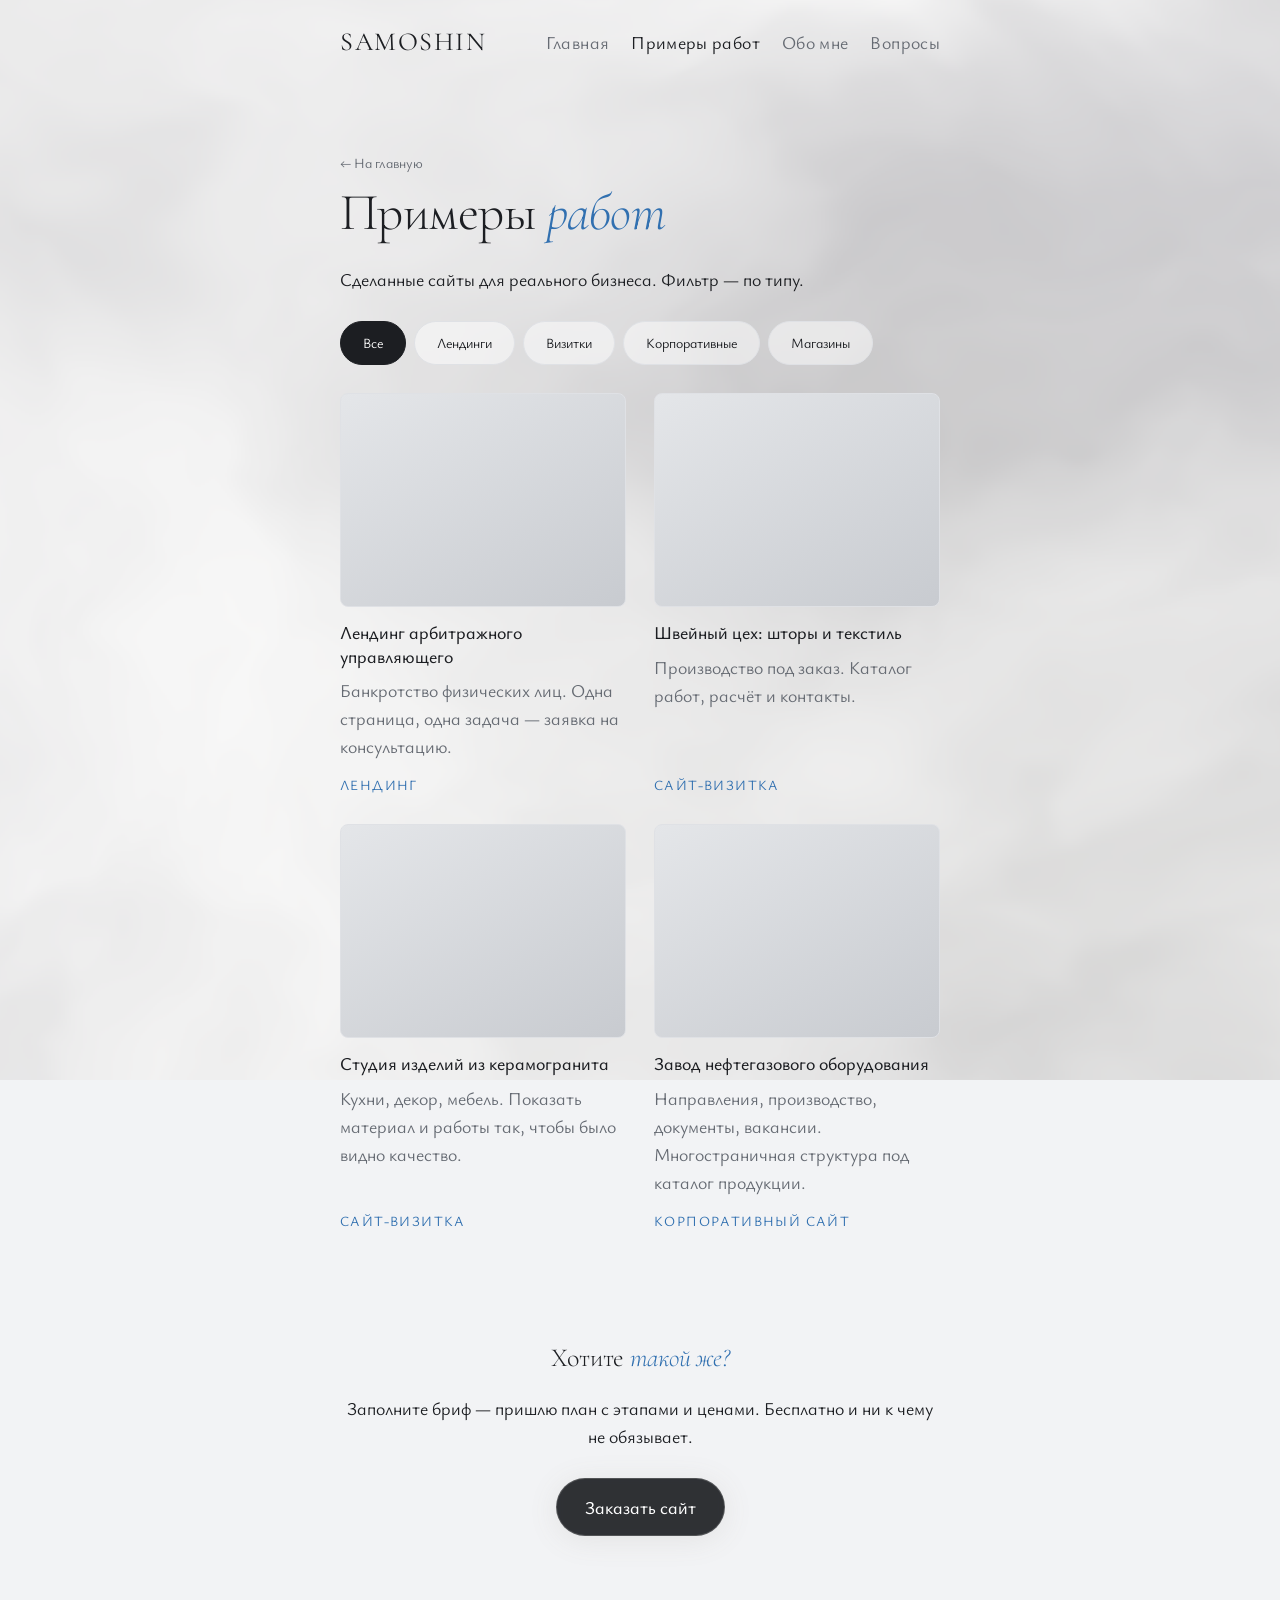
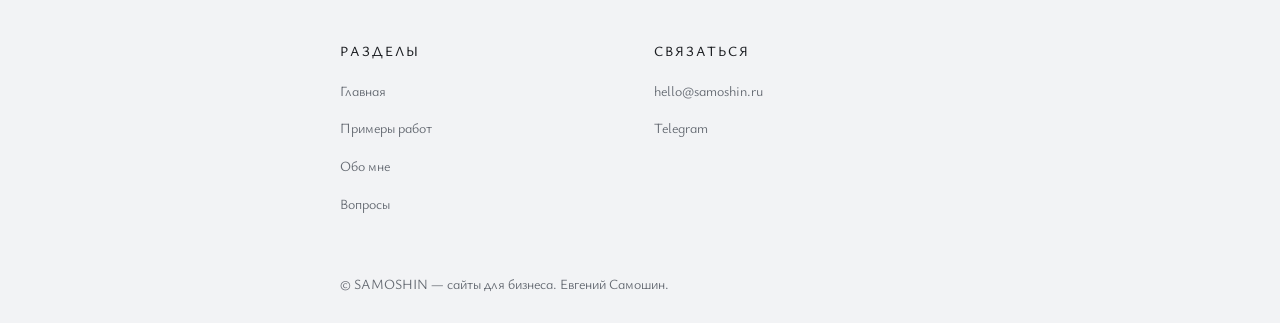
<file: primery.html>
<!DOCTYPE html>
<html lang="ru" data-page="works">
<head>
<meta charset="utf-8">
<meta name="viewport" content="width=device-width, initial-scale=1">
<title>Примеры работ — сайты для бизнеса | SAMOSHIN</title>
<meta name="description" content="Примеры сделанных сайтов: лендинги, визитки, корпоративные сайты. Лендинг арбитражного управляющего, швейный цех, студия керамогранита, завод нефтегазового оборудования.">
<meta name="theme-color" content="#F2F3F5">
<link rel="canonical" href="https://samoshin.ru/primery.html">
<meta property="og:type" content="website">
<meta property="og:site_name" content="SAMOSHIN">
<meta property="og:locale" content="ru_RU">
<meta property="og:title" content="Примеры работ — сайты для бизнеса">
<meta property="og:description" content="Лендинги, визитки и корпоративные сайты, сделанные для реального бизнеса.">
<meta property="og:url" content="https://samoshin.ru/primery.html">
<meta property="og:image" content="https://samoshin.ru/og-default.png">
<meta name="twitter:card" content="summary_large_image">
<script type="application/ld+json">
{
  "@context": "https://schema.org",
  "@type": "CollectionPage",
  "name": "Примеры работ — SAMOSHIN",
  "url": "https://samoshin.ru/primery.html",
  "about": "Портфолио сайтов для бизнеса"
}
</script>
<script type="application/ld+json">
{
  "@context": "https://schema.org",
  "@type": "BreadcrumbList",
  "itemListElement": [
    { "@type": "ListItem", "position": 1, "name": "Главная", "item": "https://samoshin.ru/" },
    { "@type": "ListItem", "position": 2, "name": "Примеры работ", "item": "https://samoshin.ru/primery.html" }
  ]
}
</script>
<link rel="preconnect" href="https://fonts.googleapis.com">
<link rel="preconnect" href="https://fonts.gstatic.com" crossorigin>
<link href="https://fonts.googleapis.com/css2?family=Cormorant+Garamond:ital,wght@0,400;0,500;1,400&family=Ysabeau+Infant:wght@100..700&display=swap" rel="stylesheet">
<link rel="stylesheet" href="css/style.css">
</head>
<body>

<!-- Персистентный фон-дым (Vanta.FOG). Живёт вне #page. -->
<div class="smoke" id="smoke" aria-hidden="true"></div>

<div id="page" class="page" data-page="works">
<header class="site-head">
  <a class="site-head__logo" href="index.html">SAMOSHIN</a>
  <nav aria-label="Основная навигация">
    <ul class="site-head__list" role="list">
      <li><a class="site-head__link" href="index.html">Главная</a></li>
      <li><a class="site-head__link" href="primery.html" aria-current="page">Примеры работ</a></li>
      <li><a class="site-head__link" href="o-mne.html">Обо мне</a></li>
      <li><a class="site-head__link" href="voprosy.html">Вопросы</a></li>
    </ul>
  </nav>
</header>

<main class="wrap section content">
  <a class="back" href="index.html">← На главную</a>

  <header class="page-head">
    <h1 class="display display--page">Примеры <em class="display__accent">работ</em></h1>
    <p class="lede page-head__intro">Сделанные сайты для реального бизнеса. Фильтр — по типу.</p>
  </header>

  <div class="filters content__item" role="group" aria-label="Фильтр по типу сайта">
    <button class="filter filter--active" data-filter="all">Все</button>
    <button class="filter" data-filter="landing">Лендинги</button>
    <button class="filter" data-filter="card">Визитки</button>
    <button class="filter" data-filter="corp">Корпоративные</button>
    <button class="filter" data-filter="shop">Магазины</button>
  </div>

  <!-- ponytail: превью — CSS-плашки. Появятся скриншоты — меняешь div.case__img на <img alt="…">. -->
  <div class="cases content__item">
    <article class="case" data-type="landing">
      <div class="case__img" role="img" aria-label="Превью лендинга арбитражного управляющего"></div>
      <h2 class="case__title subhead">Лендинг арбитражного управляющего</h2>
      <p class="case__text">Банкротство физических лиц. Одна страница, одна задача — заявка на консультацию.</p>
      <p class="case__tag">Лендинг</p>
    </article>
    <article class="case" data-type="card">
      <div class="case__img" role="img" aria-label="Превью сайта швейного цеха"></div>
      <h2 class="case__title subhead">Швейный цех: шторы и текстиль</h2>
      <p class="case__text">Производство под заказ. Каталог работ, расчёт и контакты.</p>
      <p class="case__tag">Сайт-визитка</p>
    </article>
    <article class="case" data-type="card">
      <div class="case__img" role="img" aria-label="Превью сайта студии изделий из керамогранита"></div>
      <h2 class="case__title subhead">Студия изделий из керамогранита</h2>
      <p class="case__text">Кухни, декор, мебель. Показать материал и работы так, чтобы было видно качество.</p>
      <p class="case__tag">Сайт-визитка</p>
    </article>
    <article class="case" data-type="corp">
      <div class="case__img" role="img" aria-label="Превью корпоративного сайта завода нефтегазового оборудования"></div>
      <h2 class="case__title subhead">Завод нефтегазового оборудования</h2>
      <p class="case__text">Направления, производство, документы, вакансии. Многостраничная структура под каталог продукции.</p>
      <p class="case__tag">Корпоративный сайт</p>
    </article>
  </div>
  <p class="note content__item" id="cases-empty" hidden>В этом типе работ пока нет. Ближайшая — в соседнем фильтре.</p>
</main>

<section class="wrap cta">
  <h2 class="display display--section">Хотите <em class="display__accent">такой же?</em></h2>
  <p class="lede cta__text">Заполните бриф — пришлю план с этапами и ценами. Бесплатно и ни к чему не обязывает.</p>
  <a class="btn btn--primary cta__btn" href="brief.html">Заказать сайт</a>
</section>

<footer class="site-foot">
  <div class="site-foot__cols">
    <nav aria-label="Разделы сайта">
      <h3 class="site-foot__title">Разделы</h3>
      <ul class="site-foot__list" role="list">
        <li><a class="site-foot__link" href="index.html">Главная</a></li>
        <li><a class="site-foot__link" href="primery.html">Примеры работ</a></li>
        <li><a class="site-foot__link" href="o-mne.html">Обо мне</a></li>
        <li><a class="site-foot__link" href="voprosy.html">Вопросы</a></li>
      </ul>
    </nav>
    <div>
      <h3 class="site-foot__title">Связаться</h3>
      <ul class="site-foot__list" role="list">
        <li><a class="site-foot__link" href="mailto:hello@samoshin.ru">hello@samoshin.ru</a></li>
        <!-- REPLACE: реальные ссылки на соцсети -->
        <li><a class="site-foot__link" href="https://t.me/USERNAME" rel="me">Telegram</a></li>
      </ul>
    </div>
  </div>
  <p class="site-foot__note">© SAMOSHIN — сайты для бизнеса. Евгений Самошин.</p>
</footer>
</div><!-- /#page -->

<!-- Персистентный шелл: дым + роутер. Фильтр примеров — в pages.js (initWorks). -->
<script src="js/fog.js"></script>
<script src="js/smoke.js"></script>
<script src="js/smoke-bg.js"></script>
<script src="js/pages.js"></script>
<script src="js/nav.js"></script>

</body>
</html>
</file>
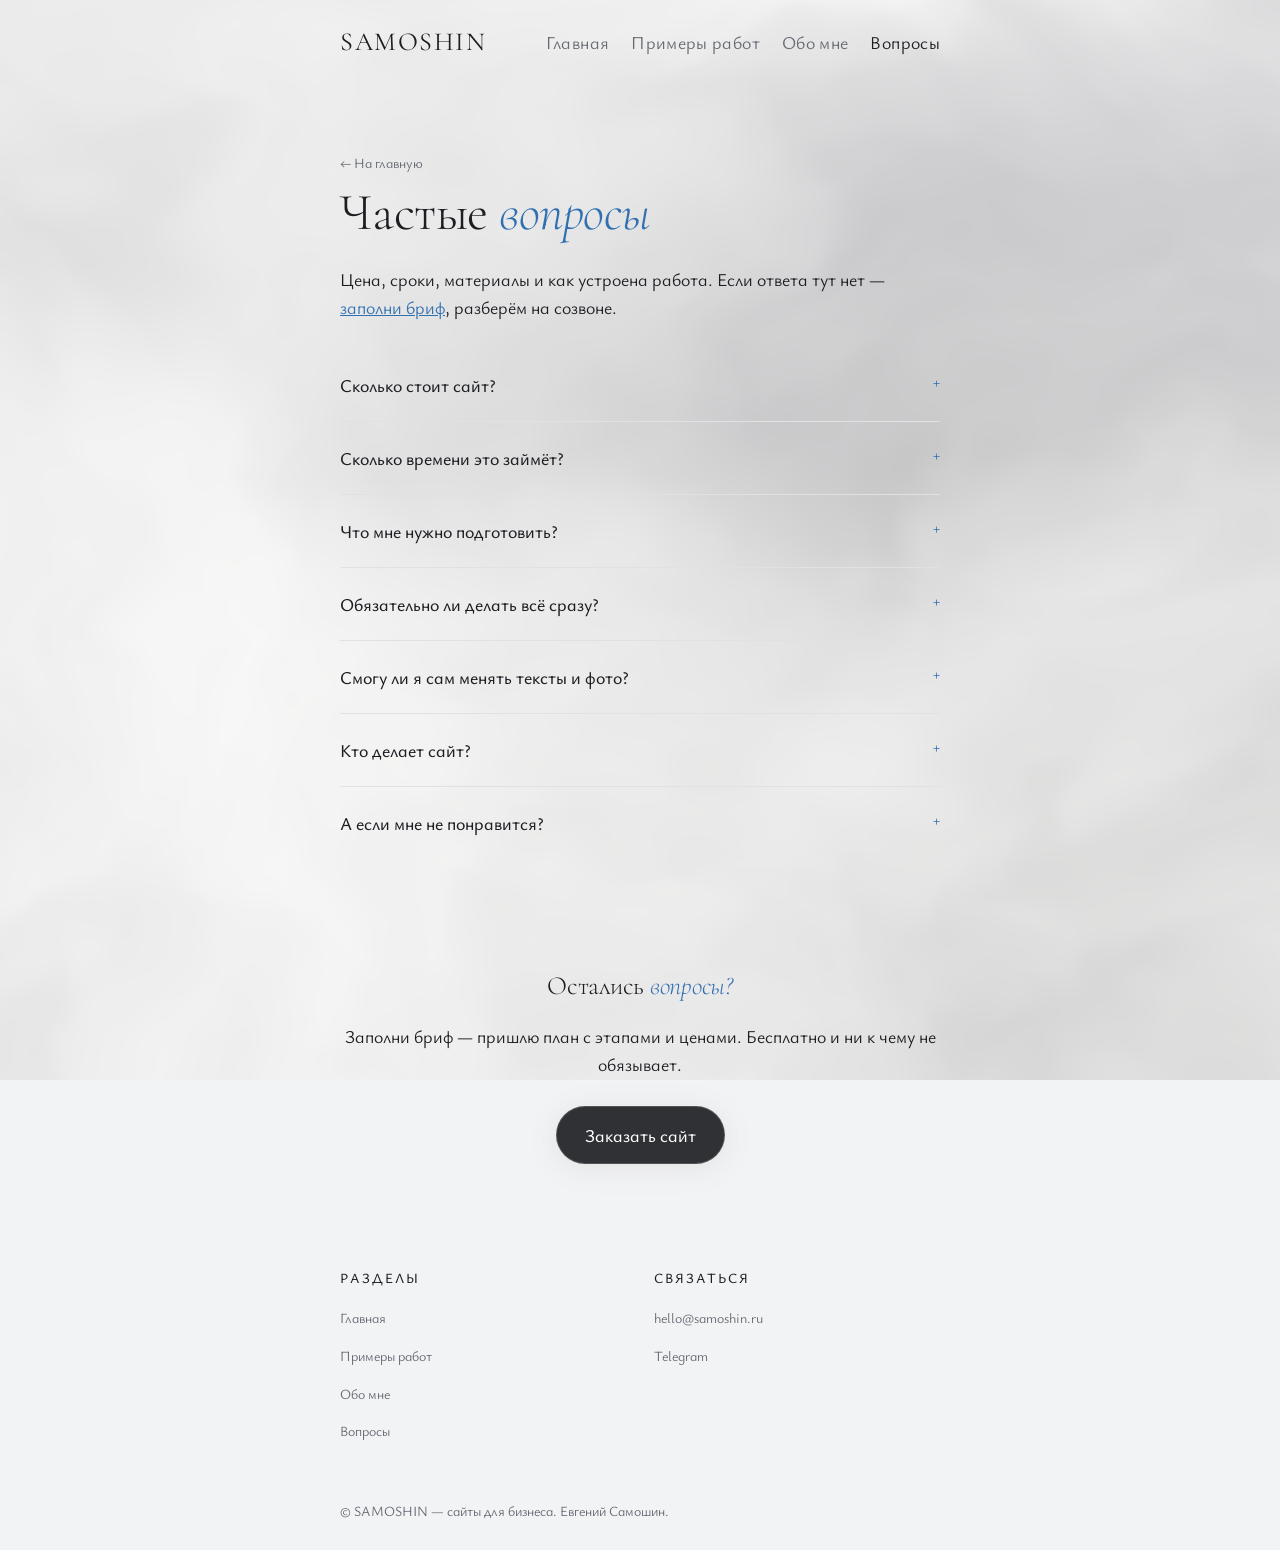
<file: voprosy.html>
<!DOCTYPE html>
<html lang="ru" data-page="faq">
<head>
<meta charset="utf-8">
<meta name="viewport" content="width=device-width, initial-scale=1">
<title>Частые вопросы о разработке сайта — цена, сроки, этапы | SAMOSHIN</title>
<meta name="description" content="Сколько стоит сайт и от чего зависит цена, сколько времени занимает разработка, что нужно подготовить, можно ли менять тексты самому. Ответы без общих слов.">
<meta name="theme-color" content="#F2F3F5">
<link rel="canonical" href="https://samoshin.ru/voprosy.html">
<meta property="og:type" content="website">
<meta property="og:site_name" content="SAMOSHIN">
<meta property="og:locale" content="ru_RU">
<meta property="og:title" content="Частые вопросы о разработке сайта — цена, сроки, этапы">
<meta property="og:description" content="Сколько стоит сайт, сколько занимает разработка, что подготовить и как идёт работа по этапам.">
<meta property="og:url" content="https://samoshin.ru/voprosy.html">
<meta property="og:image" content="https://samoshin.ru/og-default.png">
<meta name="twitter:card" content="summary_large_image">
<!-- FAQPage — Google умеет показывать такие ответы прямо в выдаче. Текст в разметке
     обязан совпадать с текстом на странице, иначе разметка игнорируется. -->
<script type="application/ld+json">
{
  "@context": "https://schema.org",
  "@type": "FAQPage",
  "mainEntity": [
    { "@type": "Question", "name": "Сколько стоит сайт?", "acceptedAnswer": { "@type": "Answer", "text": "Зависит от объёма: количества страниц, сложности дизайна, нужна ли админка и магазин. Поэтому я не называю цену до брифа — иначе это гадание. Заполнишь бриф — пришлю план, где цена разбита по этапам, и видно, за что именно ты платишь. Это бесплатно." } },
    { "@type": "Question", "name": "Сколько времени это займёт?", "acceptedAnswer": { "@type": "Answer", "text": "Лендинг — обычно 1–2 недели, визитка — 2–3, корпоративный сайт — от месяца. Срок сильно зависит от того, как быстро приходят материалы и правки с твоей стороны. Точные даты по этапам будут в плане." } },
    { "@type": "Question", "name": "Что мне нужно подготовить?", "acceptedAnswer": { "@type": "Answer", "text": "В идеале — логотип, тексты, фотографии и понимание, кто твой клиент. Если ничего этого нет, не страшно: тексты пишу сам, изображения подбираю, логотип можно оставить на потом. В брифе есть отдельный вопрос про материалы — отметь, что есть, остальное возьму на себя." } },
    { "@type": "Question", "name": "Обязательно ли делать всё сразу?", "acceptedAnswer": { "@type": "Answer", "text": "Нет. Процесс разбит на этапы именно поэтому: можно запустить сайт в базовом виде и добавлять разделы потом. Оплата тоже по этапам — ты не отдаёшь всю сумму вперёд." } },
    { "@type": "Question", "name": "Смогу ли я сам менять тексты и фото?", "acceptedAnswer": { "@type": "Answer", "text": "Да, если скажешь об этом заранее — тогда подключаю админку и показываю, как ей пользоваться. Без админки сайт дешевле, но за правками придётся приходить ко мне. В брифе есть этот вопрос." } },
    { "@type": "Question", "name": "Кто делает сайт?", "acceptedAnswer": { "@type": "Answer", "text": "Я. Не агентство и не конвейер: один человек ведёт проект от брифа до запуска, и на связи всё время один и тот же человек. Поэтому проектов в работе немного, а этапы видно насквозь." } },
    { "@type": "Question", "name": "А если мне не понравится?", "acceptedAnswer": { "@type": "Answer", "text": "Для этого этапы и нужны. Дизайн согласуется до вёрстки: сначала концепция, потом макет. Правки внутри этапа — часть работы. Дальше не идём, пока текущий этап не принят — так «не понравилось» вскрывается на макете, а не на готовом сайте." } }
  ]
}
</script>
<script type="application/ld+json">
{
  "@context": "https://schema.org",
  "@type": "BreadcrumbList",
  "itemListElement": [
    { "@type": "ListItem", "position": 1, "name": "Главная", "item": "https://samoshin.ru/" },
    { "@type": "ListItem", "position": 2, "name": "Вопросы", "item": "https://samoshin.ru/voprosy.html" }
  ]
}
</script>
<link rel="preconnect" href="https://fonts.googleapis.com">
<link rel="preconnect" href="https://fonts.gstatic.com" crossorigin>
<link href="https://fonts.googleapis.com/css2?family=Cormorant+Garamond:ital,wght@0,300;0,400;0,500;1,300;1,400&family=Ysabeau+Infant:wght@100..700&display=swap" rel="stylesheet">
<link rel="stylesheet" href="css/style.css">
</head>
<body>

<!-- Персистентный фон-дым (Vanta.FOG). Живёт вне #page. -->
<div class="smoke" id="smoke" aria-hidden="true"></div>

<div id="page" class="page" data-page="faq">
<header class="site-head">
  <a class="site-head__logo" href="index.html">SAMOSHIN</a>
  <nav aria-label="Основная навигация">
    <ul class="site-head__list" role="list">
      <li><a class="site-head__link" href="index.html">Главная</a></li>
      <li><a class="site-head__link" href="primery.html">Примеры работ</a></li>
      <li><a class="site-head__link" href="o-mne.html">Обо мне</a></li>
      <li><a class="site-head__link" href="voprosy.html" aria-current="page">Вопросы</a></li>
    </ul>
  </nav>
</header>

<main class="wrap section content">
  <a class="back" href="index.html">← На главную</a>

  <header class="page-head">
    <h1 class="display display--page">Частые <em class="display__accent">вопросы</em></h1>
    <p class="lede page-head__intro">Цена, сроки, материалы и как устроена работа. Если ответа тут нет —
      <a class="link" href="brief.html">заполни бриф</a>, разберём на созвоне.</p>
  </header>

  <div class="faq content__item">
    <details class="faq__item">
      <summary class="faq__q">Сколько стоит сайт?</summary>
      <p class="faq__a">Зависит от объёма: количества страниц, сложности дизайна, нужна ли админка и магазин. Поэтому я не называю цену до брифа — иначе это гадание. Заполнишь бриф — пришлю план, где цена разбита по этапам, и видно, за что именно ты платишь. Это бесплатно.</p>
    </details>
    <details class="faq__item">
      <summary class="faq__q">Сколько времени это займёт?</summary>
      <p class="faq__a">Лендинг — обычно 1–2 недели, визитка — 2–3, корпоративный сайт — от месяца. Срок сильно зависит от того, как быстро приходят материалы и правки с твоей стороны. Точные даты по этапам будут в плане.</p>
    </details>
    <details class="faq__item">
      <summary class="faq__q">Что мне нужно подготовить?</summary>
      <p class="faq__a">В идеале — логотип, тексты, фотографии и понимание, кто твой клиент. Если ничего этого нет, не страшно: тексты пишу сам, изображения подбираю, логотип можно оставить на потом. В брифе есть отдельный вопрос про материалы — отметь, что есть, остальное возьму на себя.</p>
    </details>
    <details class="faq__item">
      <summary class="faq__q">Обязательно ли делать всё сразу?</summary>
      <p class="faq__a">Нет. Процесс разбит на этапы именно поэтому: можно запустить сайт в базовом виде и добавлять разделы потом. Оплата тоже по этапам — ты не отдаёшь всю сумму вперёд.</p>
    </details>
    <details class="faq__item">
      <summary class="faq__q">Смогу ли я сам менять тексты и фото?</summary>
      <p class="faq__a">Да, если скажешь об этом заранее — тогда подключаю админку и показываю, как ей пользоваться. Без админки сайт дешевле, но за правками придётся приходить ко мне. В брифе есть этот вопрос.</p>
    </details>
    <details class="faq__item">
      <summary class="faq__q">Кто делает сайт?</summary>
      <p class="faq__a">Я. Не агентство и не конвейер: один человек ведёт проект от брифа до запуска, и на связи всё время один и тот же человек. Поэтому проектов в работе немного, а этапы видно насквозь.</p>
    </details>
    <details class="faq__item">
      <summary class="faq__q">А если мне не понравится?</summary>
      <p class="faq__a">Для этого этапы и нужны. Дизайн согласуется до вёрстки: сначала концепция, потом макет. Правки внутри этапа — часть работы. Дальше не идём, пока текущий этап не принят — так «не понравилось» вскрывается на макете, а не на готовом сайте.</p>
    </details>
  </div>

  <!-- <p class="note content__item">Как устроен процесс целиком — <a class="link" href="o-mne.html#kak-rabotayu">шесть фаз на странице «Обо мне»</a>.
    Что уже сделано — в <a class="link" href="primery.html">примерах работ</a>.</p> -->
</main>

<section class="wrap cta">
  <h2 class="display display--section">Остались <em class="display__accent">вопросы?</em></h2>
  <p class="lede cta__text">Заполни бриф — пришлю план с этапами и ценами. Бесплатно и ни к чему не обязывает.</p>
  <a class="btn btn--primary cta__btn" href="brief.html">Заказать сайт</a>
</section>

<footer class="site-foot">
  <div class="site-foot__cols">
    <nav aria-label="Разделы сайта">
      <h3 class="site-foot__title">Разделы</h3>
      <ul class="site-foot__list" role="list">
        <li><a class="site-foot__link" href="index.html">Главная</a></li>
        <li><a class="site-foot__link" href="primery.html">Примеры работ</a></li>
        <li><a class="site-foot__link" href="o-mne.html">Обо мне</a></li>
        <li><a class="site-foot__link" href="voprosy.html">Вопросы</a></li>
      </ul>
    </nav>
    <div>
      <h3 class="site-foot__title">Связаться</h3>
      <ul class="site-foot__list" role="list">
        <li><a class="site-foot__link" href="mailto:hello@samoshin.ru">hello@samoshin.ru</a></li>
        <!-- REPLACE: реальные ссылки на соцсети -->
        <li><a class="site-foot__link" href="https://t.me/USERNAME" rel="me">Telegram</a></li>
      </ul>
    </div>
  </div>
  <p class="site-foot__note">© SAMOSHIN — сайты для бизнеса. Евгений Самошин.</p>
</footer>
</div><!-- /#page -->

<!-- Персистентный шелл: дым + роутер. -->
<script src="js/fog.js"></script>
<script src="js/smoke.js"></script>
<script src="js/smoke-bg.js"></script>
<script src="js/pages.js"></script>
<script src="js/nav.js"></script>

</body>
</html>
</file>
<file: css/style.css>
/* ═══════════════════════════════════════════════
   SAMOSHIN — токены
   ═══════════════════════════════════════════════ */
:root {
  --bg: #F2F3F500;
  /* холодный перламутр */
  --ink: #1C1E22;
  /* 15.0:1 */
  --sky: #7FB2E8;
  /* декор, только на заливках — на тексте не используется */
  --sky-deep: #4A8FD4;
  /* интерактив, ховер, курсив в крупных заголовках — 3.1:1, AA large */
  --sky-ink: #3170B0;
  /* тот же акцент для мелкого текста — 4.7:1, AA */
  --muted: #666B73;
  /* второстепенный текст — 4.9:1 */
  --logo: #C8CBD0;
  --logo-2: #E4E6E9;
  --line: #DFE1E5;
  /* декоративные линии: разделители, рамки карточек */
  --line-ui: #878D95;
  /* границы полей ввода и выбора — 3.0:1, WCAG 1.4.11 */

  --display: "Cormorant Garamond", Georgia, "Times New Roman", serif;
  --body: "Ysabeau Infant", -apple-system, BlinkMacSystemFont, "Segoe UI", Roboto, sans-serif;
  --body-w: 400;
  /* вес корпусного текста: единственная ручка настройки, вариативная ось 100..700 */

  /* Шкала кегля: пять ступеней, все чётные.
     Задана тремя соотношениями, а не прогрессией:
       h2 = h1 / 2                 → 26 = 52 / 2
       корпус = h2 − 30%           → 18 = 26 × 0.69
       остальные две — крупный акцент и подпись.
     Пять ступеней вместо восьми намеренно: шкалу выбирают, а не идут по ней
     подряд. Соседние роли различаются начертанием и цветом, а не кеглем.
     14px — пол, ниже не опускаемся нигде.
     Вордмарк главной (.start__logo, 17.2vw) в шкалу не входит: это знак, не текст. */
  --fs-0: 14px;
  /* подписи, подвал, теги, «назад», фильтры */
  --fs-1: 18px;
  /* корпус, кнопки, поля, навигация, подзаголовки */
  --fs-2: 26px;
  /* h2 раздела, логотип шапки, легенда шага */
  --fs-3: 36px;
  /* номер фазы; h1 на ≤900px */
  --fs-4: 52px;
  /* h1 страницы */

  /* Строка корпуса обязана остаться ровно 28px: на ней стоит вся шкала
     отступов (--sp-3 = 28 = одна строка). 18 × 1.6 дало бы 28.8 и увело
     вертикальный ритм на 3%. */
  --lh-body: calc(28 / 18);

  /* ───── Шкала отступов ─────
     Верх шкалы (28 / 42 / 56 / 84 / 112) кратен строке корпуса: 18 × --lh-body = 28px.
     Крупные интервалы садятся на текстовый ритм.
     Низ (8 / 14 / 22) подобран под задачи, а не выведен формулой: это плотные
     интервалы внутри контролов, где ритм строки уже не читается, а читается
     привычный шаг. Значения взяты те, что уже стояли в файле.

     Формулы для продолжения шкалы НЕТ и не должно быть. Нужного нет —
     берёшь соседнее. Лишние 2px не заметит никто, девятую ступень заметят все. */
  --sp-0: 8px;
  /* внутри строки: иконка↔текст, радио↔подпись */
  --sp-1: 14px;
  /* внутри группы: поле↔поле, подпись↔контрол */
  --sp-2: 22px;
  /* заголовок → его первый абзац, группа↔группа */
  --sp-3: 28px;
  /* абзац↔абзац, блок↔блок */
  --sp-4: 42px;
  /* текст → следующий заголовок, раздел↔раздел */
  --sp-5: 56px;
  /* крупные блоки внутри секции */
  --sp-6: 84px;
  /* запас: секция↔секция без полей */
  --sp-7: 112px;
  /* поля секции на десктопе */

  /* Текучие. Обе границы clamp — ступени шкалы, как в шкале кегля:
     на любой ширине значение попадает в шкалу, а не между ступенями. */
  --sp-section: clamp(56px, 4vw, 112px);
  /* вертикальные поля секций: --sp-5 → --sp-7.
     4vw достаёт до нижней границы только на 1400px, поэтому до широких мониторов
     это фактически фиксированные 56px, а рост начинается за 1400px. */
  --sp-flow: clamp(28px, 4vw, 56px);
  /* крупное внутри секции: --sp-3 → --sp-5 */
  --sp-vh: clamp(28px, 6vh, 56px);
  /* то же, но по высоте — погружение фиксировано на 100vh, там тесно по вертикали */

  /* Не ритм: эти числа заданы физикой, а не сеткой, и в шкалу не входят. */
  --tap: 44px;
  /* минимальная сенсорная область, WCAG 2.5.8 (целевой AAA) */
  --measure: 600px;
  /* ширина текстовой колонки: 66 знаков при 18px — замерено, зона комфорта 55–75 */

  --pad: clamp(21px, 5vw, 56px);
  /* боковое поле экрана: --sp-2 → --sp-5 */
  --safe-t: max(var(--pad), env(safe-area-inset-top));
  --safe-b: max(var(--pad), env(safe-area-inset-bottom));

  /* тайминги: прямой ход уверенный, обратный быстрее */
  --t-dive: 700ms;
  --t-back: 460ms;
  --ease-dive: cubic-bezier(.22, .9, .28, 1);
  --ease-soft: cubic-bezier(.4, 0, .2, 1);
}

/* ═══════════════════════════════════════════════
   РЕСЕТ. Единственное место в файле, где разрешены селекторы по тегам:
   это нормализация браузерных умолчаний, а не стилизация компонентов.
   Вес (0,0,1) — ниже любого блока, поэтому спорить с БЭМ-слоем не может.
   ═══════════════════════════════════════════════ */
*,
*::before,
*::after {
  box-sizing: border-box;
}

/* [hidden] в браузерном стиле — это display:none, и любое авторское display его перебивает
   (так фильтр примеров ставил hidden, а карточки оставались на экране). Закрываем раз и навсегда. */
[hidden] {
  display: none !important;
}

/* Контент-страницы прокручиваются; погружение (data-page=home) — фиксировано на весь вьюпорт. */
html {
  height: auto;
  overflow-y: auto;
  margin: 0;
  background: #F2F3F5;
  /* перламутр-заглушка; сверху ложится дым (fixed, z-index -1) */
  /* Мобильные: убираем системную подсветку по тапу — она голубая и выбивается из палитры.
     Отклик даёт :active. Клавиатурный фокус ниже не трогаем — он нужен для доступности. */
  -webkit-tap-highlight-color: transparent;
}

html[data-page="home"] {
  height: 100%;
  overflow: hidden;
}

body {
  margin: 0;
  min-height: 100%;
  font: var(--body-w) var(--fs-1)/var(--lh-body) var(--body);
  color: var(--ink);
  text-rendering: optimizeLegibility;
}

/* Сброс UA-маржинов. Список полный намеренно: раньше здесь не было dl/dd/ul/ol/h4,
   и маржин dt протекал сквозь dl, съедая объявленный отступ (.types margin-top не работал). */
h1,
h2,
h3,
h4,
p,
ul,
ol,
dl,
dd,
figure,
fieldset,
legend {
  margin: 0;
  padding: 0;
}

fieldset {
  border: 0;
}

button {
  font: inherit;
  color: inherit;
}

:focus-visible {
  outline: 2px solid var(--sky-deep);
  outline-offset: 3px;
  border-radius: 2px;
}

/* ═══════════════════════════════════════════════
   ПРИМИТИВЫ РАСКЛАДКИ. Два блока без содержания, которые подмешиваются
   к смысловым (БЭМ-микс): .wrap — колонка, .section — вертикальные поля.
   Оба стилизуют только сами себя и в чужих детей не лезут.
   ═══════════════════════════════════════════════ */

/* 1. Колонка. Единственный горизонтальный контейнер на сайте.
      max-width считается ОТ --measure, поэтому ширина текста постоянна
      и не сжимается, когда растёт --pad. */
.wrap {
  max-width: calc(var(--measure) + 2 * var(--pad));
  margin-inline: auto;
  padding-inline: var(--pad);
  /* Контент — над дымом (.smoke z-index -1, .trail 0), иначе секции уходят под них. */
  position: relative;
  z-index: 1;
}

/* 2. Секция. Вертикальные поля всего сайта — одна ручка. */
.section {
  padding-block: var(--sp-section);
}

/* ═══════════════════════════════════════════════
   ВЕРТИКАЛЬНЫЙ РИТМ
   Отступ принадлежит блоку и раздаётся его элементам по именам. Универсального
   селектора («каждому соседу») здесь нет: интервал соседа — это его собственный
   класс-слот, а не структурная случайность.

   Слотов три, и они одни на весь сайт:
     __intro             — первый элемент под заголовком  → --sp-2
     __item              — следующий соседний блок        → --sp-3
     __major / __chapter — крупный блок: раздел, форма    → --sp-4
   Четвёртого слота — «заголовок» — нет: он открывает блок, его отступ равен нулю,
   объявлять нечего. Класса-пустышки под него тоже нет.

   display:grid у контейнеров — не ради колонок, а чтобы маржины элементов
   не схлопывались друг с другом и не протекали сквозь контейнер наружу.
   ═══════════════════════════════════════════════ */

/* Колонка контента страницы: <main>. Микс с .wrap и .section (или .brief). */
.content {
  display: grid;
}

.content__item {
  margin-block-start: var(--sp-3);
}

.content__chapter {
  margin-block-start: var(--sp-4);
}

/* Шапка страницы: h1 и то, что стоит прямо под ним, — лид или портрет. */
.page-head {
  display: grid;
}

.page-head__intro {
  margin-block-start: var(--sp-2);
}

/* Раздел страницы. Вложенный раздел — тот же блок в слоте __major. */
.chapter {
  display: grid;
}

.chapter__intro {
  margin-block-start: var(--sp-2);
}

.chapter__item {
  margin-block-start: var(--sp-1);
}

.chapter__major {
  margin-block-start: var(--sp-4);
}

/* ═══════════════ фон ═══════════════ */
/* Статический перламутр под WebGL-туманом: остаётся, если WebGL недоступен. */
.smoke {
  position: fixed;
  inset: -20%;
  z-index: -1;
  /* фон-туман — в самый низ, над ним ложится курсорный след */
  background:
    radial-gradient(60% 50% at 22% 28%, #FFFFFF 0%, rgba(255, 255, 255, 0) 62%),
    radial-gradient(52% 46% at 78% 22%, rgba(127, 178, 232, .20) 0%, rgba(127, 178, 232, 0) 60%),
    radial-gradient(70% 60% at 62% 88%, rgba(200, 203, 208, .34) 0%, rgba(200, 203, 208, 0) 64%),
    var(--bg);
}

/* Курсорный дым-след (FluidSmoke) — прозрачный canvas, prepend-ится в body.
   Класс вешает smoke-bg.js: canvas создаёт библиотека, разметки для него нет.
   Персистентный на всех страницах → fixed (библиотека вешает absolute). Над туманом (-1), под контентом (1). */
.trail {
  z-index: 0;
  position: fixed !important;
  /* Размер в vw/vh, а не 100% (как ставит библиотека). vw/vh включают полосу прокрутки,
     поэтому размер canvas не меняется, когда она появляется на длинной странице и пропадает
     на главной (там overflow:hidden). Иначе это настоящий ресайз → fluid-солвер пересобирает
     буферы и стирает дым ровно в момент вставки нового контента. */
  width: 100vw !important;
  height: 100vh !important;
}

/* Обёртка навигации: вне потока, чтобы .stage/контент верстались как без неё. */
.page {
  display: contents;
}

/* ═══════════════ погружение: главный экран ═══════════════ */
/* Единственный экран на весь вьюпорт. Переключение страниц — забота роутера. */
.stage {
  position: fixed;
  inset: 0;
  z-index: 1;
}

.screen {
  position: absolute;
  inset: 0;
  overflow: hidden;
}

.screen--start {
  display: grid;
  place-items: center;
}

.start {
  width: 100%;
  height: 100vh;
  display: flex;
  flex-direction: column;
  justify-content: center;
  padding: var(--safe-t) var(--pad) var(--safe-b);
  text-align: center;
}

.start__logo {
  font-family: var(--display);
  font-weight: 300;
  font-size: 17.2vw;
  line-height: .92;
  white-space: nowrap;
  letter-spacing: .028em;
  margin-inline: -.028em 0;
  /* background: linear-gradient(to bottom, #C4C8CF 0%, #A8ADB6 11%, #bec2ca 38%, #d4d7dd40 62%, #eaedf14f 76%, #E7E9EC 92%, #F1F2F4 100%);
  -webkit-background-clip: text;
  background-clip: text;
  color: transparent;
  --relief: drop-shadow(-0.1px 0.1px 0px rgb(12 12 12 / 28%)) drop-shadow(1px 1px 1px rgb(0 0 0 / 68%)); */
  background: linear-gradient(to bottom, #C4C8CF 0%, #A8ADB6 11%, #bec2ca 38%, #d4d7dd 62%, #eaedf1 76%, #E7E9EC 92%, #f1f2f4 100%);
  -webkit-background-clip: text;
  background-clip: text;
  color: transparent;
  --relief: drop-shadow(1px 1px 1px #1c1e22);
  filter: var(--relief);
  user-select: none;
}

.start__tagline {
  margin-block-start: var(--sp-0);
  font-size: var(--fs-1);
  letter-spacing: .34em;
  text-transform: uppercase;
  color: #1c1e228a;
}

.start__actions {
  margin-block-start: var(--sp-vh);
  display: flex;
  flex-wrap: wrap;
  gap: var(--sp-2);
  justify-content: center;
}

/* Тонкие двери: тихий ряд ссылок под кнопками. Появляются последними, шёпотом. */
.start__doors {
  margin-block-start: var(--sp-3);
  display: flex;
  flex-wrap: wrap;
  gap: var(--sp-1);
  justify-content: center;
  align-items: baseline;
}

.start__door {
  appearance: none;
  border: 0;
  background: none;
  padding: 0;
  cursor: pointer;
  font: inherit;
  /* Ступень основного текста, а не подписи: на главном экране это единственная
     навигация. Заодно даёт высоту строки 28px — WCAG 2.5.8 требует минимум 24. */
  font-size: var(--fs-1);
  letter-spacing: .04em;
  color: var(--muted);
  text-decoration: none;
  transition: color 160ms var(--ease-soft);
}

.start__door:hover,
.start__door:focus-visible {
  color: var(--sky-ink);
}

.start__sep {
  color: var(--line-ui);
  user-select: none;
}

/* появление по очереди: логотип проявляется из света → подпись → кнопки.
   Рельеф (--relief) держим в обоих кадрах: анимация пишет в тот же filter,
   и без него объём включался бы рывком в конце появления. */
@keyframes logo-in {
  from {
    opacity: 0;
    filter: blur(16px) var(--relief);
    transform: scale(1.015);
  }

  to {
    opacity: 1;
    filter: blur(0) var(--relief);
    transform: none;
  }
}

@keyframes rise-in {
  from {
    opacity: 0;
    transform: translateY(9px);
  }

  to {
    opacity: 1;
    transform: none;
  }
}

/* только при первом заходе: на возврате ждать проявление логотипа — наказание, а не приём */
.start--first .start__logo {
  animation: logo-in 1100ms var(--ease-dive) backwards;
}

.start--first .start__tagline {
  animation: rise-in 620ms var(--ease-dive) 620ms backwards;
}

.start--first .start__actions {
  animation: rise-in 620ms var(--ease-dive) 860ms backwards;
}

.start--first .start__doors {
  animation: rise-in 620ms var(--ease-dive) 1080ms backwards;
}

/* ═══════════════ типографика ═══════════════ */
/* База несёт гарнитуру, вес и оптику; кегль — на модификаторах (см. CLAUDE.md).
   26 = ровно половина 52: h2 вдвое меньше h1. */
.display {
  font-family: var(--display);
  font-weight: 300;
  line-height: 1.12;
  letter-spacing: -0.01em;
}

.display--page {
  font-size: var(--fs-4);
}

.display--section {
  font-size: var(--fs-2);
}

.display__accent {
  font-style: italic;
  color: var(--sky-ink);
}

.lede {
  color: var(--ink);
  font-weight: 400;
  font-size: var(--fs-1);
}

/* Корпусный абзац раздела — второстепенный тон, --ink остаётся за заголовками.
   Ряд: .lede → .copy. */
.copy {
  color: var(--muted);
  font-weight: 300;
}

/* Подзаголовок внутри раздела: «Шесть фаз», «Бриф», названия карточек и типов сайтов.
   Кегль общий с корпусом — ранг держат вес 500 и плотная строка 1.3. */
.subhead {
  font: 500 var(--fs-1)/1.3 var(--body);
}

.subhead--wide {
  letter-spacing: .02em;
}

/* Строчная ссылка в тексте. */
.link {
  color: var(--sky-ink);
}

/* Приглушённая сноска: примечание под брифом, «в этом типе работ пока нет». */
.note {
  color: var(--muted);
}

.back {
  width: fit-content;
  /* контейнер — grid, иначе кнопка растянулась бы на всю колонку */
  display: flex;
  align-items: center;
  min-height: var(--tap);
  border: 0;
  background: none;
  padding-block: var(--sp-0);
  padding-inline: 0 var(--sp-1);
  color: var(--muted);
  font-size: var(--fs-0);
  text-decoration: none;
  /* на контент-страницах это <a href="index.html">, на брифе — <button> с history.back() */
  cursor: pointer;
  transition: color .3s;
}

.back:hover {
  color: var(--ink);
}

/* ═══════════════ кнопки ═══════════════ */
.btn {
  background: rgba(255, 255, 255, 0.14);
  box-shadow: 0 4px 30px rgba(0, 0, 0, .1);
  backdrop-filter: blur(5px);
  -webkit-backdrop-filter: blur(5px);
  border: 1px solid rgba(255, 255, 255, 0.3);
  --btn-fg: var(--ink);
  display: inline-flex;
  align-items: center;
  justify-content: center;
  gap: var(--sp-0);
  /* 14 + строка 28 + 14 + рамка 2 = 58px по высоте, выше --tap (замерено) */
  padding: var(--sp-1) var(--sp-3);
  border-radius: 999px;
  color: var(--btn-fg);
  font-size: var(--fs-1);
  font-weight: 500;
  text-decoration: none;
  cursor: pointer;
  /* box-shadow и text-shadow обязаны быть в базовом правиле, а не только в :hover.
     Правило под курсором управляет лишь входом; выход анимирует базовое, и без них
     свечение гасло рывком. По той же причине в :hover нет своего transition. */
  transition: border-color .3s, background .3s, color .3s, box-shadow .3s, text-shadow .3s,
    transform .3s var(--ease-soft);
}

.btn:hover {
  border-color: #ffffff;
  background: #fff;
  transform: translateY(-1px);
  text-shadow: 0 0 18px var(--ink);
  box-shadow: 1px 1px 20px 1px #fff;
}

.btn:active {
  transform: translateY(0);
}

.btn--primary {
  color: #fff;
  background: #1c1e22e8;
  box-shadow: 0 4px 30px rgb(227 227 227);
  backdrop-filter: blur(5px);
  -webkit-backdrop-filter: blur(5px);
  border: 1px solid rgb(163 163 163 / 30%);
}

.btn--primary:hover {
  background: var(--ink);
  border-color: var(--ink);
  color: #fff;
  text-shadow: 0 0 12px #ffffff;
  box-shadow: var(--ink) 1px 1px 20px 1px;
}

.btn--ghost {
  border-color: transparent;
  background: none;
  color: var(--muted);
}

.btn--ghost:hover {
  background: none;
  color: var(--ink);
}

.btn--wide {
  width: 100%;
  max-width: 380px;
  padding: var(--sp-2) var(--sp-3);
}

/* ═══════════════ шапка сайта ═══════════════ */
/* Та же колонка, что у контента: логотип, h1 и подвал стоят на одной
   вертикали (было три разные оси — 64 / 344 / 280 на 1280px). */
.site-head {
  max-width: calc(var(--measure) + 2 * var(--pad));
  margin-inline: auto;
  padding-inline: var(--pad);
  display: flex;
  align-items: center;
  justify-content: space-between;
  gap: var(--sp-1);
  padding-block: var(--sp-2);
  position: relative;
  z-index: 1;
}

.site-head__logo {
  font-family: var(--display);
  font-weight: 400;
  font-size: var(--fs-2);
  letter-spacing: .06em;
  color: var(--ink);
  text-decoration: none;
}

.site-head__list {
  display: flex;
  flex-wrap: wrap;
  /* без justify-content: на десктопе меню и так прижато справа (space-between),
     а на мобильных оно встаёт по левому краю — на одну ось с логотипом. */
  gap: var(--sp-2);
  list-style: none;
}

.site-head__link {
  color: var(--muted);
  text-decoration: none;
  /* см. .start__door: 14px давало высоту 22.4px, ниже минимума WCAG 2.5.8 */
  font-size: var(--fs-1);
  letter-spacing: .02em;
  transition: color 160ms ease;
}

/* aria-current — состояние страницы, дублировать его классом-модификатором незачем. */
.site-head__link:hover,
.site-head__link[aria-current="page"] {
  color: var(--ink);
}

/* ═══════════════ подвал ═══════════════ */
/* Та же колонка, что шапка и контент (см. .site-head). */
.site-foot {
  max-width: calc(var(--measure) + 2 * var(--pad));
  margin-inline: auto;
  padding-inline: var(--pad);
  padding-block: var(--sp-flow) var(--sp-3);
  color: var(--muted);
  font-size: var(--fs-0);
  position: relative;
  z-index: 1;
}

.site-foot__cols {
  display: grid;
  grid-template-columns: repeat(auto-fit, minmax(150px, 1fr));
  gap: var(--sp-3);
}

.site-foot__title {
  font: 500 var(--fs-0)/1 var(--body);
  letter-spacing: .14em;
  text-transform: uppercase;
  color: var(--ink);
  margin-block-end: var(--sp-1);
}

.site-foot__list {
  list-style: none;
}

.site-foot__link {
  color: var(--muted);
  text-decoration: none;
  display: block;
  /* 22.4 строки + 2×8 = 38.4px по высоте — выше минимума 2.5.8, ближе к --tap */
  padding-block: var(--sp-0);
}

.site-foot__link:hover {
  color: var(--ink);
}

.site-foot__note {
  margin-block-start: var(--sp-3);
  padding-block-start: var(--sp-2);
  font-size: var(--fs-0);
}

/* ═══════════════ полоса CTA ═══════════════ */
.cta {
  display: flex;
  flex-direction: column;
  align-items: center;
  text-align: center;
  padding-block: var(--sp-section);
}

.cta__text {
  margin-block-start: var(--sp-2);
}

.cta__btn {
  margin-block-start: var(--sp-3);
}

/* ═══════════════ БРИФ ═══════════════ */
.brief {
  padding-block: var(--sp-flow) var(--sp-section);
}

.brief__steps {
  padding-inline-start: var(--sp-2);
  color: var(--muted);
}

.brief__step+.brief__step {
  margin-block-start: var(--sp-0);
}

.brief__step-name {
  color: var(--ink);
  font-weight: 500;
}

.form {
  display: flex;
  flex-direction: column;
  gap: var(--sp-4);
}

.form__foot {
  display: flex;
  flex-direction: column;
  gap: var(--sp-1);
  align-items: center;
}

.form__error {
  color: var(--sky-ink);
  font-size: var(--fs-0);
}

.form__note {
  font-size: var(--fs-0);
  color: var(--muted);
  max-width: 46ch;
  font-weight: 300;
}

.step {
  display: flex;
  flex-direction: column;
  gap: var(--sp-1);
  scroll-margin-block-start: var(--sp-2);
}

/* <legend> не является элементом flex/grid-контейнера — gap на него не действует
   (заголовок шага стоял в 0px от первого вопроса при 14px между вопросами).
   Единственный способ отодвинуть его — собственный маржин. */
.step__legend {
  display: flex;
  align-items: baseline;
  gap: var(--sp-1);
  font-family: var(--display);
  font-weight: 400;
  font-size: var(--fs-2);
  margin-block-end: var(--sp-1);
}

.step__num {
  font-family: var(--body);
  font-size: var(--fs-0);
  font-weight: 500;
  letter-spacing: .16em;
  color: var(--sky-ink);
}

.step--invalid .step__legend {
  color: var(--sky-ink);
}

/* .field .input, а не просто .input: «свой вариант» не трясётся — он необязателен. */
.step--invalid .opts,
.step--invalid .field .input {
  animation: bump .35s var(--ease-soft);
}

.step--invalid .field .input:invalid {
  border-color: var(--sky-deep);
}

@keyframes bump {

  0%,
  100% {
    transform: translateX(0);
  }

  30% {
    transform: translateX(-5px);
  }

  70% {
    transform: translateX(4px);
  }
}

.q {
  display: block;
  font-size: var(--fs-1);
  font-weight: 500;
}

.q--gap {
  margin-block-start: var(--sp-1);
}

.q__mark {
  font-weight: 300;
  color: var(--muted);
}

/* Подсказка над группой вариантов: «Выбери один», «Можно несколько». */
.hint {
  font-size: var(--fs-0);
  color: var(--muted);
}

.field {
  display: flex;
  flex-direction: column;
  gap: var(--sp-0);
}

/* у полей ввода рамка — единственный признак контрола, поэтому она контрастнее
   декоративных линий. У .opt контрол опознаётся по нативному радио, там хватает волоска. */
.input {
  width: 100%;
  padding: var(--sp-1) var(--sp-2);
  border: 1px solid var(--line-ui);
  border-radius: 2px;
  background: rgba(255, 255, 255, .6);
  font: inherit;
  font-size: var(--fs-1);
  color: var(--ink);
  resize: vertical;
  transition: border-color .25s, background .25s;
}

.input::placeholder {
  color: var(--muted);
  font-weight: 300;
}

.input:focus {
  outline: none;
  border-color: var(--sky-deep);
  background: #fff;
}

.input--own {
  margin-block-start: var(--sp-0);
}

.opts {
  display: flex;
  flex-direction: column;
  gap: var(--sp-0);
}

.opts--grid {
  display: grid;
  grid-template-columns: repeat(auto-fit, minmax(min(230px, 100%), 1fr));
}

.opt {
  display: flex;
  align-items: center;
  gap: var(--sp-1);
  padding: var(--sp-1) var(--sp-2);
  border: 1px solid var(--line);
  border-radius: 2px;
  background: rgba(255, 255, 255, .45);
  font-size: var(--fs-1);
  cursor: pointer;
  transition: border-color .25s, background .25s;
}

.opt:hover {
  border-color: var(--sky);
  background: #fff;
}

.opt__input {
  accent-color: var(--sky-deep);
  width: 16px;
  height: 16px;
  margin: 0;
  flex: 0 0 auto;
}

.opt:has(.opt__input:checked) {
  border-color: var(--sky-deep);
  background: #fff;
}

/* Подтверждение отправки — состояние страницы брифа, без отдельного URL. */
.done {
  display: grid;
  padding-block: var(--sp-7) var(--sp-section);
}

.done__text {
  margin-block-start: var(--sp-2);
}

.done__actions {
  margin-block-start: var(--sp-3);
  display: flex;
  flex-wrap: wrap;
  gap: var(--sp-1);
}

/* ═══════════════ ВОПРОСЫ (аккордеон) ═══════════════ */
.faq__item {
  break-inside: avoid;
  border-bottom: 1px solid var(--line);
  padding-block: var(--sp-2);
}

.faq__item:last-child {
  border-bottom: none;
}

.faq__q {
  cursor: pointer;
  list-style: none;
  /* Ранг тот же, что у .subhead (18/500), но строка — корпусная, а не 1.3:
     summary это кликабельная цель, при 1.3 её высота падает до 23px,
     ниже минимума 24px по WCAG 2.5.8 (замерено). */
  font: 500 var(--fs-1)/var(--lh-body) var(--body);
  display: flex;
  gap: var(--sp-1);
  justify-content: space-between;
  transition: color .25s;
}

.faq__q::-webkit-details-marker {
  display: none;
}

.faq__q::after {
  content: "+";
  color: var(--sky-ink);
  font-family: var(--display);
  font-size: var(--fs-1);
  line-height: 1.2;
  flex: 0 0 auto;
}

.faq__q:hover {
  color: var(--sky-ink);
}

/* [open] — нативное состояние <details>, дублировать его классом нечем: его ставит браузер. */
.faq__item[open] .faq__q::after {
  content: "–";
}

.faq__a {
  margin-block-start: var(--sp-1);
  color: var(--muted);
  font-weight: 300;
  /* размер — от body: 15px давал 6% разрыв с вопросом на мобильных */
}

/* ═══════════════ ПРИМЕРЫ РАБОТ ═══════════════ */
.filters {
  display: flex;
  flex-wrap: wrap;
  gap: var(--sp-0);
}

.filter {
  min-height: var(--tap);
  padding: var(--sp-0) var(--sp-2);
  border: 1px solid var(--line);
  border-radius: 999px;
  background: rgba(255, 255, 255, .5);
  font-size: var(--fs-0);
  cursor: pointer;
  transition: border-color .25s, background .25s, color .25s;
}

.filter:hover {
  border-color: var(--sky);
}

/* :hover перечислен явно — иначе он весит больше одиночного модификатора и перебивал бы его. */
.filter--active,
.filter--active:hover {
  border-color: var(--ink);
  background: var(--ink);
  color: #fff;
}

.cases {
  display: grid;
  grid-template-columns: repeat(auto-fill, minmax(260px, 1fr));
  gap: var(--sp-3);
}

.case {
  display: flex;
  flex-direction: column;
}

.case__img {
  aspect-ratio: 4 / 3;
  border-radius: 8px;
  border: 1px solid var(--line);
  background: linear-gradient(150deg, var(--logo-2), var(--logo));
  margin-block-end: var(--sp-1);
}

.case__title {
  margin-block-end: var(--sp-0);
}

.case__text {
  color: var(--muted);
  font-size: var(--fs-1);
  margin-block-end: var(--sp-1);
  flex: 1;
}

.case__tag {
  font-size: var(--fs-0);
  letter-spacing: .1em;
  text-transform: uppercase;
  color: var(--sky-ink);
}

/* ═══════════════ ОБО МНЕ ═══════════════ */
.portrait {
  width: clamp(140px, 22vw, 200px);
  aspect-ratio: 1;
  border-radius: 50%;
  object-fit: cover;
  background: linear-gradient(160deg, var(--logo-2), var(--logo));
  border: 1px solid var(--line);
}

/* Шесть фаз — нумерованный список: номер фазы рисуем сами, маркер списка гасим. */
.phases {
  display: grid;
  gap: var(--sp-3);
  list-style: none;
}

.phase {
  display: grid;
  grid-template-columns: auto 1fr;
  gap: var(--sp-2);
  align-items: start;
}

.phase__num {
  font-family: var(--display);
  font-size: var(--fs-3);
  line-height: .9;
  color: var(--sky-ink);
}

/* Текстовая часть фазы: интервалы между заголовком и обоими абзацами одинаковые,
   поэтому это gap, а не два встречных маржина. */
.phase__body {
  display: grid;
  gap: var(--sp-0);
}

.phase__text {
  color: var(--muted);
}

.phase__got {
  color: var(--ink);
  font-size: var(--fs-0);
  /* 15px сливался с абзацем выше: на 375px тот считается в 15.9px */
}

.phase__got-name {
  font-weight: 500;
}

.phase__tag {
  font-size: var(--fs-0);
  /* абсолютный, не em: от заклампленного родителя .62em давало 10.5px на мобильных */
  color: var(--muted);
  letter-spacing: .06em;
  text-transform: uppercase;
  vertical-align: middle;
}

/* Какие бывают сайты.
   grid — чтобы маржин первого dt не протекал наружу сквозь dl (раньше протекал
   и съедал собственный отступ списка). */
.types {
  display: grid;
}

.types__desc {
  margin-block-start: var(--sp-0);
  color: var(--muted);
}

/* Через dd + dt, а не dt + правило-исключение для первого: интервал нужен
   только между парами, у первого dt предыдущего dd нет. */
.types__desc+.types__term {
  margin-block-start: var(--sp-3);
}

.types__link {
  white-space: nowrap;
}

/* ═══════════════════════════════════════════════
   НЫРОК МЕЖДУ СТРАНИЦАМИ
   Анимируем ТОЛЬКО блок контента (.page) — дым и курсорный след не участвуют
   и остаются живыми. Фиксацию во вьюпорте на время анимации ставит nav.js (inline).
   ═══════════════════════════════════════════════ */
@keyframes dive-out {
  from {
    transform: scale(1);
    opacity: 1;
    filter: blur(0);
  }

  to {
    transform: scale(1.45);
    opacity: 0;
    filter: blur(12px);
  }
}

@keyframes dive-in {
  from {
    transform: scale(.9);
    opacity: 0;
    filter: blur(7px);
  }

  to {
    transform: scale(1);
    opacity: 1;
    filter: blur(0);
  }
}

.page--out {
  animation: dive-out var(--t-dive) var(--ease-dive) both;
}

.page--in {
  animation: dive-in var(--t-dive) var(--ease-dive) both;
}

/* ═══════════════════════════════════════════════
   АДАПТИВ
   Без :where() спор решает порядок строк, поэтому все медиаблоки — в конце файла
   и идут от широкого к узкому. Крупные уровни сдвигаются на ступень вниз целиком,
   а не интерполируются: clamp() держит шаг 1.25 только на концах диапазона
   (при 768px давал 46.08 и 30.72 — соотношение 1.5, а не 1.25).
   ═══════════════════════════════════════════════ */
@media (max-width: 900px) {

  /* h1 уходит на ступень: 52 → 36. Заголовок раздела (26) и логотип (26)
     остаются — на пяти ступенях им некуда опускаться, следующая ступень
     вниз это уже кегль корпуса. */
  .display--page {
    font-size: var(--fs-3);
  }

  .phase__num {
    font-size: var(--fs-2);
  }
}

@media (max-width: 720px) {
  .start__logo {
    font-size: 16.6vw;
    letter-spacing: .02em;
  }

  .start__actions {
    flex-direction: column;
    align-items: stretch;
  }

  /* Пять пунктов меню в строку с логотипом не помещаются — кладём их под него. */
  .site-head {
    flex-direction: column;
    align-items: flex-start;
    gap: var(--sp-1);
  }
}

/* Подпись под вордмарком набрана разрядкой .34em: на 18px строка выходит ~298px
   и на узком экране рвётся на две. До 375px включительно держим ступень ниже. */
@media (max-width: 375px) {
  .start__tagline {
    font-size: var(--fs-0);
  }
}

@media (max-height: 560px) and (orientation: landscape) {
  .start__logo {
    font-size: 13vw;
  }
}

/* ═══════════════ reduced motion ═══════════════ */
@media (prefers-reduced-motion: reduce) {

  .start--first .start__logo,
  .start--first .start__tagline,
  .start--first .start__actions,
  .start--first .start__doors {
    animation: none;
  }

  * {
    scroll-behavior: auto !important;
  }
}
</file>
